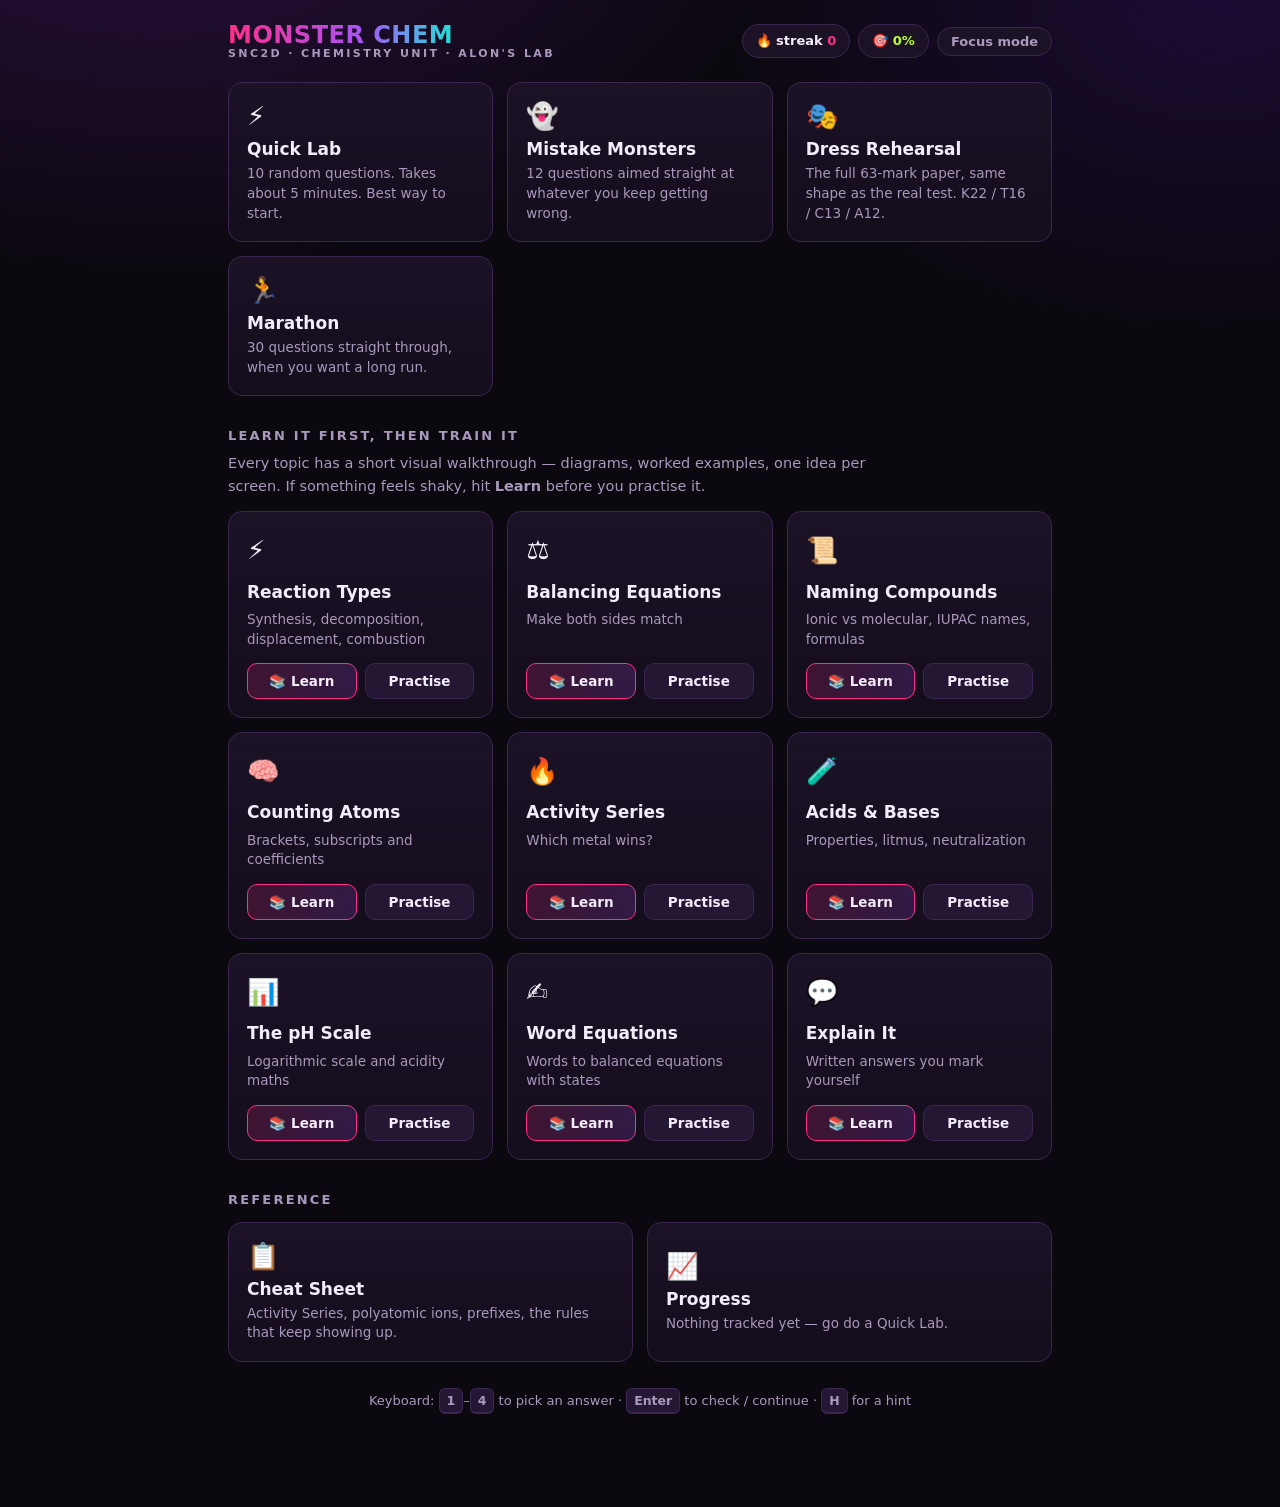
<file: index.html>
<!doctype html>
<html lang="en">
<head>
<meta charset="utf-8">
<meta name="viewport" content="width=device-width,initial-scale=1">
<title>Monster Chem — Alon's SNC2D Chemistry Lab</title>
<link rel="stylesheet" href="styles.css">
<link rel="icon" href="data:image/svg+xml,<svg xmlns='http://www.w3.org/2000/svg' viewBox='0 0 100 100'><text y='.9em' font-size='90'>⚗️</text></svg>">
</head>
<body>
<div class="wrap">
  <header>
    <div class="logo" onclick="renderHome()" style="cursor:pointer">
      <span>MONSTER CHEM</span>
      <small>SNC2D · Chemistry Unit · Alon's Lab</small>
    </div>
    <div class="spacer"></div>
    <div class="hud" id="hud"></div>
  </header>
  <main id="app"></main>
</div>
<script src="chem.js"></script>
<script src="generators.js"></script>
<script src="bank.js"></script>
<script src="lessons.js"></script>
<script src="app.js"></script>
</body>
</html>
</file>
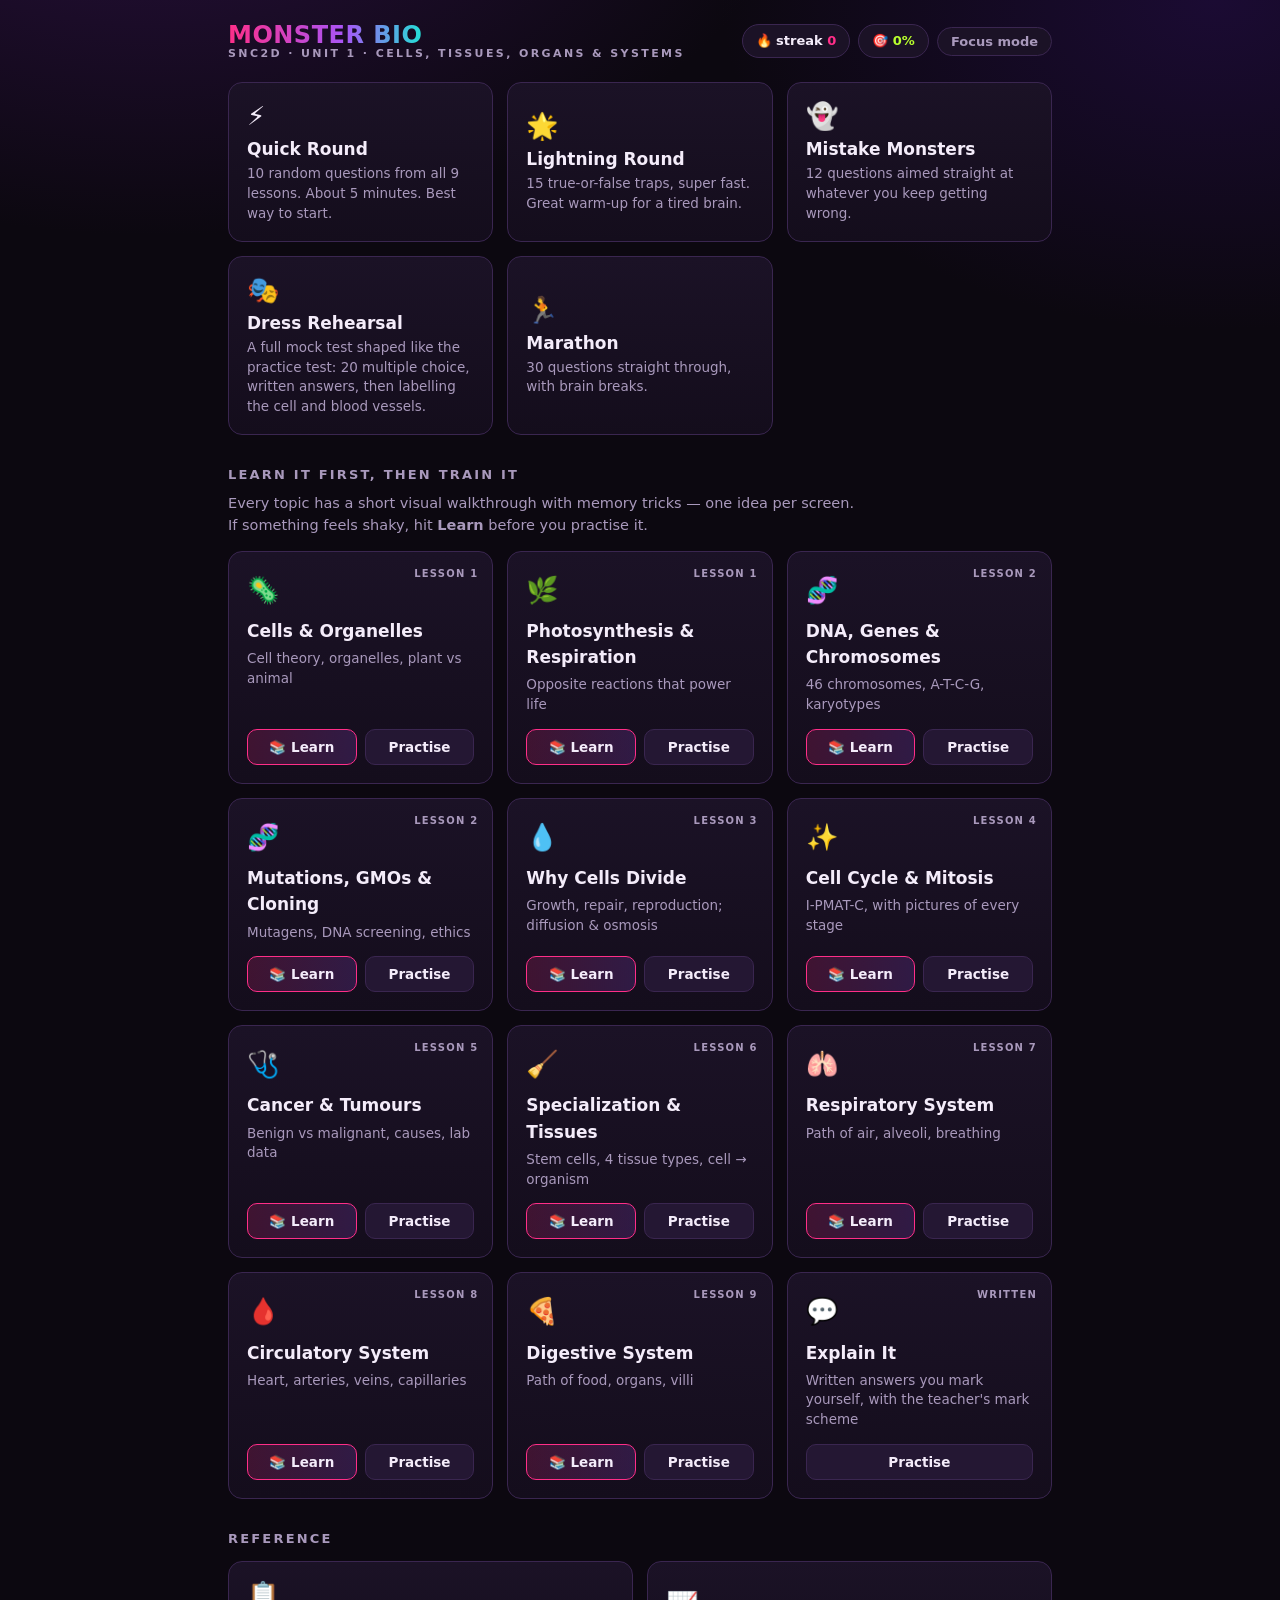
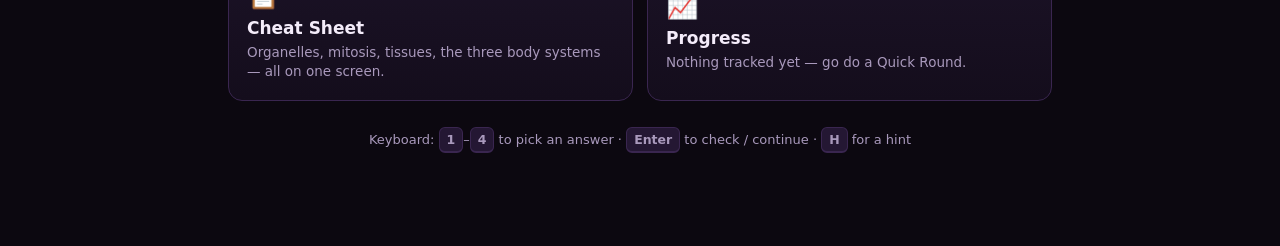
<file: bio/index.html>
<!doctype html>
<html lang="en">
<head>
<meta charset="utf-8">
<meta name="viewport" content="width=device-width,initial-scale=1">
<title>Monster Bio — Alon's SNC2D Biology Lab</title>
<link rel="stylesheet" href="styles.css">
<link rel="icon" href="data:image/svg+xml,<svg xmlns='http://www.w3.org/2000/svg' viewBox='0 0 100 100'><text y='.9em' font-size='90'>🧬</text></svg>">
</head>
<body>
<div class="wrap">
  <header>
    <div class="logo" onclick="renderHome()" style="cursor:pointer">
      <span>MONSTER BIO</span>
      <small>SNC2D · Unit 1 · Cells, Tissues, Organs &amp; Systems</small>
    </div>
    <div class="spacer"></div>
    <div class="hud" id="hud"></div>
  </header>
  <main id="app"></main>
</div>
<script src="bio.js"></script>
<script src="diagrams.js"></script>
<script src="generators.js"></script>
<script src="bank.js"></script>
<script src="lessons.js"></script>
<script src="app.js"></script>
</body>
</html>
</file>
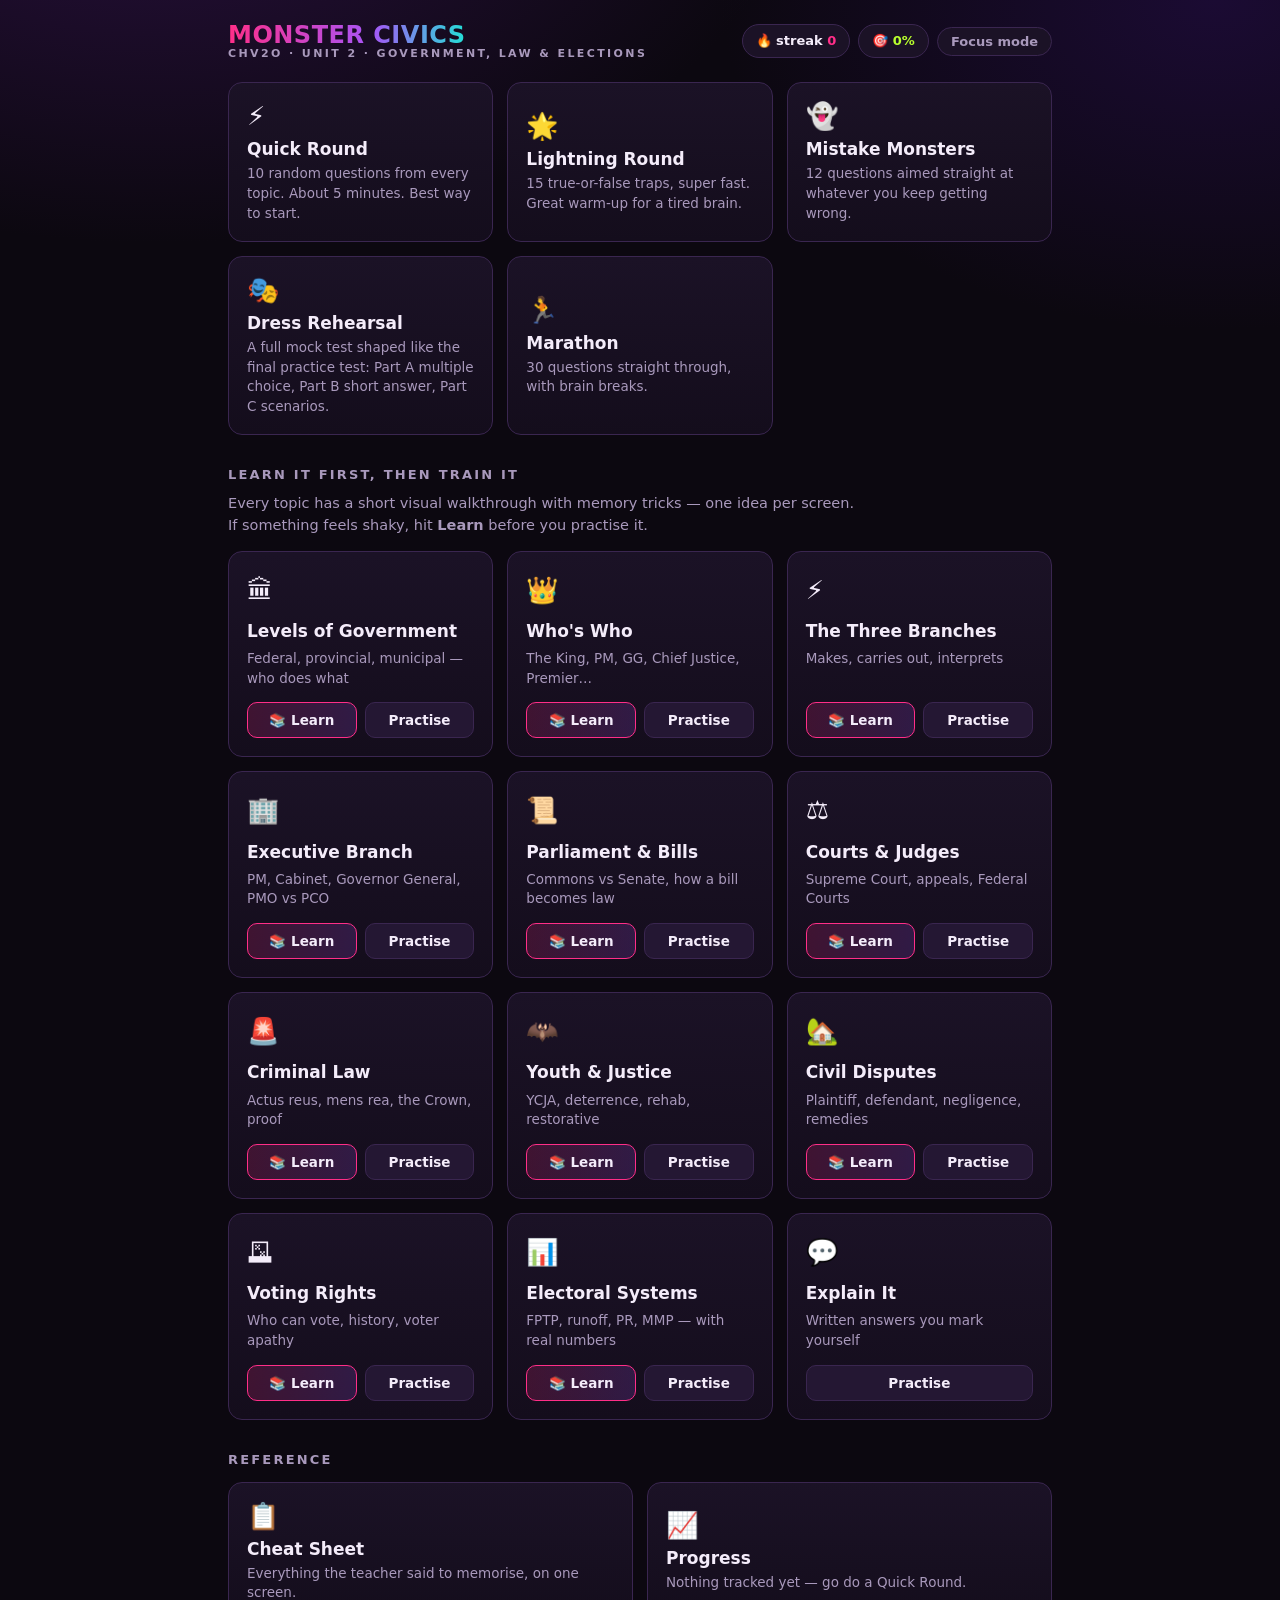
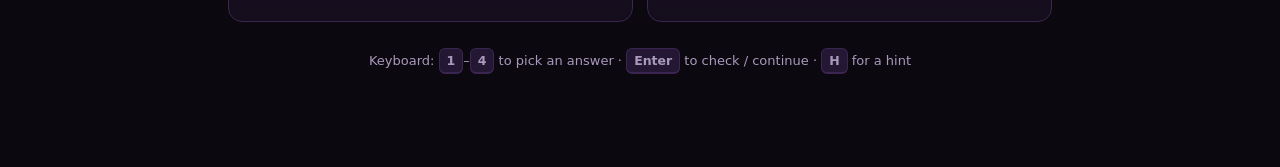
<file: civics/index.html>
<!doctype html>
<html lang="en">
<head>
<meta charset="utf-8">
<meta name="viewport" content="width=device-width,initial-scale=1">
<title>Monster Civics — Alon's CHV2O Unit 2 Prep</title>
<link rel="stylesheet" href="styles.css">
<link rel="icon" href="data:image/svg+xml,<svg xmlns='http://www.w3.org/2000/svg' viewBox='0 0 100 100'><text y='.9em' font-size='90'>🏛️</text></svg>">
</head>
<body>
<div class="wrap">
  <header>
    <div class="logo" onclick="renderHome()" style="cursor:pointer">
      <span>MONSTER CIVICS</span>
      <small>CHV2O · Unit 2 · Government, Law &amp; Elections</small>
    </div>
    <div class="spacer"></div>
    <div class="hud" id="hud"></div>
  </header>
  <main id="app"></main>
</div>
<script src="civics.js"></script>
<script src="generators.js"></script>
<script src="bank.js"></script>
<script src="lessons.js"></script>
<script src="app.js"></script>
</body>
</html>
</file>
<file: styles.css>
/* ===== MONSTER CHEM ===== */
:root{
  --bg:#0C0810; --bg2:#140D1C; --panel:#1B1226; --panel2:#241733;
  --line:#3A2650; --text:#F4ECFA; --dim:#A999BC;
  --pink:#FF2E88; --purple:#A855F7; --acid:#B9FF2E; --cyan:#22E0D6;
  --good:#3DDC7F; --bad:#FF5470; --warn:#FFC53D;
  --r:14px; --shadow:0 10px 40px rgba(0,0,0,.5);
}
*{box-sizing:border-box}
html,body{margin:0;padding:0}
body{
  background:
    radial-gradient(1100px 700px at 12% -10%, #2A1040 0%, transparent 60%),
    radial-gradient(900px 600px at 95% 0%, #1B0B33 0%, transparent 55%),
    var(--bg);
  color:var(--text); font-family:"Avenir Next","Segoe UI",system-ui,-apple-system,sans-serif;
  font-size:17px; line-height:1.55; min-height:100vh;
}
.wrap{max-width:860px;margin:0 auto;padding:22px 18px 80px}
button{font-family:inherit;font-size:inherit;cursor:pointer;border:none;background:none;color:inherit}
sub{font-size:.72em} sup{font-size:.72em}

/* ---- header ---- */
header{display:flex;align-items:center;gap:14px;margin-bottom:22px;flex-wrap:wrap}
.logo{font-weight:800;font-size:24px;letter-spacing:.5px;line-height:1.1}
.logo span{background:linear-gradient(92deg,var(--pink),var(--purple) 60%,var(--cyan));
  -webkit-background-clip:text;background-clip:text;color:transparent}
.logo small{display:block;font-size:11px;letter-spacing:2.4px;color:var(--dim);font-weight:600;text-transform:uppercase}
.spacer{flex:1}
.hud{display:flex;gap:8px;align-items:center;flex-wrap:wrap}
.chip{background:var(--panel);border:1px solid var(--line);border-radius:999px;
  padding:6px 13px;font-size:13px;font-weight:700;white-space:nowrap}
.chip b{color:var(--acid)}
.chip.streak b{color:var(--pink)}
.ghost{background:var(--panel);border:1px solid var(--line);border-radius:999px;padding:6px 13px;font-size:13px;font-weight:700;color:var(--dim)}
.ghost:hover{color:var(--text);border-color:var(--purple)}
.ghost.on{color:var(--bg);background:var(--acid);border-color:var(--acid)}

/* ---- cards ---- */
.card{background:linear-gradient(180deg,var(--panel),var(--bg2));border:1px solid var(--line);
  border-radius:var(--r);padding:20px;box-shadow:var(--shadow)}
.grid{display:grid;grid-template-columns:repeat(auto-fit,minmax(240px,1fr));gap:14px}
.mode{background:linear-gradient(180deg,var(--panel),var(--bg2));border:1px solid var(--line);
  border-radius:var(--r);padding:18px;text-align:left;transition:.16s;position:relative;overflow:hidden}
.mode:hover{transform:translateY(-3px);border-color:var(--pink);box-shadow:0 12px 34px rgba(255,46,136,.22)}
.mode .ic{font-size:26px;display:block;margin-bottom:8px}
.mode h3{margin:0 0 5px;font-size:17px}
.mode p{margin:0;color:var(--dim);font-size:13.5px;line-height:1.45}
.mode .tag{position:absolute;top:12px;right:12px;font-size:10.5px;font-weight:800;letter-spacing:1px;
  color:var(--bg);background:var(--acid);padding:3px 8px;border-radius:999px}
.mode .tag.hot{background:var(--pink);color:#fff}

h2.sec{font-size:13px;letter-spacing:2.2px;text-transform:uppercase;color:var(--dim);margin:30px 0 12px;font-weight:800}

/* ---- quiz ---- */
.qhead{display:flex;align-items:center;gap:12px;margin-bottom:16px}
.dots{display:flex;gap:6px;flex-wrap:wrap;flex:1}
.dot{width:26px;height:6px;border-radius:999px;background:var(--line)}
.dot.done{background:var(--good)} .dot.miss{background:var(--bad)}
.dot.part{background:var(--warn)} .dot.now{background:var(--pink);box-shadow:0 0 12px var(--pink)}

.coach{display:flex;align-items:center;gap:11px;margin-bottom:16px}
.ava{width:42px;height:42px;border-radius:50%;flex:none;display:grid;place-items:center;
  font-weight:900;font-size:16px;color:#15091F;border:2px solid rgba(255,255,255,.22)}
.coach .nm{font-weight:800;font-size:14.5px;line-height:1.2}
.coach .ln{font-size:12.5px;color:var(--dim);font-style:italic}

.qtext{font-size:20px;line-height:1.5;margin:0 0 18px;font-weight:600}
.marks{font-size:12px;color:var(--warn);font-weight:800;letter-spacing:.6px;white-space:nowrap}
.warnflag{font-size:11.5px;background:var(--warn);color:#2A1A00;padding:2px 8px;border-radius:999px;font-weight:800;letter-spacing:.3px;vertical-align:middle}
.eqbox{background:#0A0610;border:1px solid var(--line);border-left:3px solid var(--cyan);
  border-radius:10px;padding:13px 15px;margin:13px 0;font-size:20px;letter-spacing:.3px;overflow-x:auto;white-space:nowrap}
.arrow{color:var(--pink);padding:0 9px;font-weight:700}
.state{color:var(--dim);font-size:.72em;vertical-align:baseline}
.big-formula{font-size:25px;color:var(--cyan);font-weight:700;white-space:nowrap}
.big-name{font-size:21px;color:var(--acid)}
.databox{background:#0A0610;border:1px solid var(--line);border-radius:10px;padding:13px 15px;margin:13px 0;font-size:16px}
.dtable{border-collapse:collapse;width:100%;font-size:15px}
.dtable th,.dtable td{border:1px solid var(--line);padding:7px 10px;text-align:left}
.dtable th{background:var(--panel2);font-size:13px;letter-spacing:.5px}

/* choices */
.choices{display:flex;flex-direction:column;gap:9px}
.choice{display:flex;align-items:center;gap:12px;background:var(--panel2);border:2px solid transparent;
  border-radius:12px;padding:14px 16px;text-align:left;transition:.12s;font-size:17px}
.choice:hover:not(:disabled){border-color:var(--purple);transform:translateX(3px)}
.choice .key{width:26px;height:26px;border-radius:7px;background:var(--panel);border:1px solid var(--line);
  display:grid;place-items:center;font-size:13px;font-weight:800;color:var(--dim);flex:none}
.choice.sel{border-color:var(--pink)}
.choice.right{border-color:var(--good);background:rgba(61,220,127,.12)}
.choice.right .key{background:var(--good);color:#06240F;border-color:var(--good)}
.choice.wrong{border-color:var(--bad);background:rgba(255,84,112,.12)}
.choice.wrong .key{background:var(--bad);color:#2A0008;border-color:var(--bad)}
.choice:disabled{cursor:default}

/* inputs */
.tin{width:100%;background:#0A0610;border:2px solid var(--line);border-radius:12px;
  padding:14px 16px;color:var(--text);font-size:19px;font-family:inherit}
.tin:focus{outline:none;border-color:var(--pink)}
.tin.right{border-color:var(--good)} .tin.wrong{border-color:var(--bad)}
.num{width:110px;text-align:center}
.parts{display:flex;flex-direction:column;gap:11px}
.prow{display:flex;align-items:center;gap:12px;flex-wrap:wrap}
.prow label{min-width:150px;font-weight:700;font-size:16px}
.prow .mini{display:flex;gap:7px;flex-wrap:wrap}
.mini button{background:var(--panel2);border:2px solid transparent;border-radius:9px;padding:9px 15px;font-size:15px;font-weight:600}
.mini button:hover:not(:disabled){border-color:var(--purple)}
.mini button.sel{border-color:var(--pink)}
.mini button.right{border-color:var(--good);background:rgba(61,220,127,.14)}
.mini button.wrong{border-color:var(--bad);background:rgba(255,84,112,.14)}

/* balance equation builder */
.bal{display:flex;align-items:center;gap:7px;flex-wrap:wrap;font-size:21px;
  background:#0A0610;border:1px solid var(--line);border-radius:12px;padding:16px;margin-bottom:16px}
.bal input{width:52px;padding:9px 4px;text-align:center;background:var(--panel2);
  border:2px solid var(--line);border-radius:9px;color:var(--acid);font-size:19px;font-weight:800;font-family:inherit}
.bal input:focus{outline:none;border-color:var(--pink)}
.bal input.right{border-color:var(--good)} .bal input.wrong{border-color:var(--bad)}
.bal .plus{color:var(--dim);padding:0 3px}

.openbox{width:100%;min-height:130px;background:#0A0610;border:2px solid var(--line);border-radius:12px;
  padding:14px 16px;color:var(--text);font-size:16.5px;font-family:inherit;resize:vertical;line-height:1.5}
.openbox:focus{outline:none;border-color:var(--pink)}

/* actions */
.actions{display:flex;gap:10px;margin-top:18px;flex-wrap:wrap;align-items:center}
.btn{background:linear-gradient(95deg,var(--pink),var(--purple));color:#fff;border-radius:12px;
  padding:14px 28px;font-weight:800;font-size:16.5px;letter-spacing:.3px;transition:.14s}
.btn:hover{filter:brightness(1.14);transform:translateY(-1px)}
.btn:disabled{opacity:.4;cursor:default;transform:none;filter:none}
.btn.alt{background:var(--panel2);border:1px solid var(--line);color:var(--text)}
.btn.alt:hover{border-color:var(--purple);filter:none}
.btn.sm{padding:10px 18px;font-size:14.5px}
.btn.good{background:linear-gradient(95deg,var(--good),#1EA75C)}
.btn.warnb{background:linear-gradient(95deg,var(--warn),#D99100);color:#2A1A00}
.btn.badb{background:linear-gradient(95deg,var(--bad),#C0304A)}

/* feedback */
.fb{border-radius:14px;padding:17px 19px;margin-top:18px;border:1px solid;animation:pop .22s ease-out}
@keyframes pop{from{opacity:0;transform:translateY(8px)}to{opacity:1;transform:none}}
.fb.ok{border-color:var(--good);background:rgba(61,220,127,.09)}
.fb.no{border-color:var(--bad);background:rgba(255,84,112,.09)}
.fb.neutral{border-color:var(--purple);background:rgba(168,85,247,.09)}
.fb .verdict{font-weight:900;font-size:19px;margin-bottom:9px;display:flex;align-items:center;gap:9px}
.fb.ok .verdict{color:var(--good)} .fb.no .verdict{color:var(--bad)} .fb.neutral .verdict{color:var(--purple)}
.fb .why{font-size:16px;line-height:1.6}
.fb .why b{color:var(--acid)}
.note{margin-top:11px;font-size:14px;color:var(--warn);background:rgba(255,197,61,.1);
  border-left:3px solid var(--warn);padding:9px 12px;border-radius:0 8px 8px 0}
.hintbox{margin-top:14px;font-size:15.5px;color:var(--cyan);background:rgba(34,224,214,.08);
  border-left:3px solid var(--cyan);padding:11px 14px;border-radius:0 8px 8px 0}

/* activity series reference */
.series{margin:13px 0;background:#0A0610;border:1px solid var(--line);border-radius:10px;padding:11px 13px}
.series .cap{font-size:10.5px;font-weight:800;letter-spacing:1.5px;color:var(--dim);
  text-transform:uppercase;margin-bottom:9px}
.series .cap .arrow{padding:0 4px;font-size:12px}
.series .list{display:flex;gap:5px;align-items:center;flex-wrap:nowrap;overflow-x:auto;padding-bottom:2px}
.series .m{background:var(--panel2);border:1px solid var(--line);border-radius:7px;
  padding:5px 9px;font-size:13px;font-weight:700;white-space:nowrap}
.series .m.hi{background:var(--pink);border-color:var(--pink);color:#fff}

/* results */
.score{text-align:center;padding:14px 0 6px}
.score .pct{font-size:62px;font-weight:900;line-height:1;
  background:linear-gradient(92deg,var(--pink),var(--purple),var(--cyan));
  -webkit-background-clip:text;background-clip:text;color:transparent}
.score .sub{color:var(--dim);font-size:15px;margin-top:6px}
.bars{display:flex;flex-direction:column;gap:11px;margin-top:18px}
.bar{display:grid;grid-template-columns:150px 1fr 56px;gap:11px;align-items:center;font-size:14.5px}
.bar .track{height:11px;background:var(--panel2);border-radius:999px;overflow:hidden}
.bar .fill{height:100%;border-radius:999px;background:linear-gradient(90deg,var(--pink),var(--purple))}
.bar .fill.hi{background:linear-gradient(90deg,var(--good),var(--cyan))}
.bar .fill.lo{background:linear-gradient(90deg,var(--bad),var(--warn))}
.bar .v{text-align:right;font-weight:800;color:var(--dim)}
.msg{background:var(--panel2);border-left:3px solid var(--pink);border-radius:0 10px 10px 0;
  padding:14px 17px;margin-top:18px;font-size:16px;line-height:1.6}

/* misc */
.rehearsal-bar{background:var(--panel2);border:1px solid var(--line);border-radius:12px;
  padding:11px 15px;margin-bottom:16px;display:flex;gap:16px;align-items:center;flex-wrap:wrap;font-size:14px}
.rehearsal-bar .t{font-weight:900;font-size:19px;color:var(--warn);font-variant-numeric:tabular-nums}
.sectitle{font-size:12px;letter-spacing:2px;text-transform:uppercase;color:var(--pink);font-weight:800}
.empty{color:var(--dim);text-align:center;padding:34px 20px;font-size:16px;line-height:1.6}
.break{text-align:center;padding:26px 20px}
.break .big{font-size:38px;margin-bottom:10px}
.kbd{display:inline-block;background:var(--panel2);border:1px solid var(--line);border-bottom-width:2px;
  border-radius:6px;padding:1px 7px;font-size:12.5px;font-weight:700;color:var(--dim)}
.footnote{color:var(--dim);font-size:13px;text-align:center;margin-top:26px;line-height:1.7}
.hidden{display:none !important}
@media(max-width:620px){
  body{font-size:16px}
  .qtext{font-size:18px} .eqbox{font-size:17px} .big-formula{font-size:21px}
  .bar{grid-template-columns:104px 1fr 48px;font-size:13px}
  .prow label{min-width:100%}
}

/* ============================================================
   LESSONS
   ============================================================ */
.sechint{color:var(--dim);font-size:14.5px;margin:-6px 0 14px;max-width:640px;line-height:1.55}
.mode.topic{display:flex;flex-direction:column}
.mode.topic:hover{transform:none;border-color:var(--line);box-shadow:var(--shadow)}
.tactions{display:flex;gap:8px;margin-top:auto;padding-top:14px}
.tbtn{flex:1;background:var(--panel2);border:1px solid var(--line);border-radius:10px;
  padding:9px 10px;font-size:13.5px;font-weight:700;transition:.14s;white-space:nowrap}
.tbtn:hover{border-color:var(--purple);background:#2E1C40}
.tbtn.learn{background:linear-gradient(95deg,rgba(255,46,136,.18),rgba(168,85,247,.18));border-color:var(--pink);color:var(--text)}
.tbtn.learn:hover{background:linear-gradient(95deg,rgba(255,46,136,.3),rgba(168,85,247,.3))}
.tbtn.learn.seen{background:var(--panel2);border-color:var(--good);color:var(--good)}
.pairbtn{display:inline-flex;gap:6px}
.dots .dot{cursor:pointer}

.lesson .lhead{display:flex;align-items:center;gap:13px;padding-bottom:15px;margin-bottom:17px;border-bottom:1px solid var(--line)}
.lic{font-size:30px;line-height:1}
.ltitle{font-weight:800;font-size:18px}
.lsub{color:var(--dim);font-size:13px}
.lh{font-size:24px;margin:0 0 18px;line-height:1.3;
  background:linear-gradient(92deg,var(--pink),var(--purple) 70%);
  -webkit-background-clip:text;background-clip:text;color:transparent}
.lvis{margin:0 0 18px}
.lbody{font-size:17px;line-height:1.65;color:#E4D9EE}
.lbody b{color:var(--acid)}
.exline{background:#0A0610;border:1px solid var(--line);border-left:3px solid var(--cyan);
  border-radius:0 10px 10px 0;padding:11px 15px;margin:13px 0 0;font-size:18px;line-height:1.6}
.dimline{color:var(--dim);font-size:14px}

/* --- inline SVG diagrams --- */
.dia{width:100%;height:auto;display:block;margin:0 auto;background:#0A0610;
  border:1px solid var(--line);border-radius:12px;padding:10px}
.dia .al{text-anchor:middle;dominant-baseline:central;font-weight:800;font-size:16px;fill:#13060F;font-family:inherit}
.dia .arl{stroke:#FF2E88;stroke-width:3;stroke-linecap:round}
.dia .arh{fill:#FF2E88}
.dia .op{text-anchor:middle;font-size:24px;font-weight:700;fill:#6B5A80;font-family:inherit}
.dia .cap{font-size:13px;fill:#A999BC;font-family:inherit}
.dia .mini{font-size:10.5px;letter-spacing:1.3px;font-weight:800;fill:#6B5A80;font-family:inherit}
.dia .mid{text-anchor:middle} .dia .start{text-anchor:start} .dia .end{text-anchor:end}
.dia .bigf{font-size:27px;font-weight:800;fill:#22E0D6;font-family:inherit}
.dia .nm{font-size:15px;font-weight:700;fill:#F4ECFA;font-family:inherit}
.dia .numbig{font-size:17px;font-weight:800;fill:#B9FF2E;font-family:inherit}
.dia .el{font-size:16px;font-weight:700;fill:#F4ECFA;font-family:inherit}
.dia .num{font-size:17px;font-weight:800;text-anchor:middle;font-family:inherit}
.dia .num.ok{fill:#3DDC7F} .dia .num.no{fill:#FF5470}
.dia .tick{font-size:16px;text-anchor:middle;font-family:inherit}
.dia .tick.ok{fill:#3DDC7F} .dia .tick.no{fill:#FF5470}
.dia .phn{font-size:11px;text-anchor:middle;fill:#A999BC;font-family:inherit}
.dia .phlab{font-size:11.5px;text-anchor:middle;fill:#A999BC;font-family:inherit}

/* --- flow list --- */
.flow{display:flex;flex-direction:column;gap:8px}
.frow{display:flex;align-items:center;gap:14px;background:#0A0610;border:1px solid var(--line);
  border-left:4px solid var(--fc);border-radius:10px;padding:12px 15px}
.fq{flex:1;font-size:15.5px}
.fa{font-weight:800;font-size:13px;letter-spacing:.6px;color:var(--fc);text-align:right}

/* --- two-column compare --- */
.cmp{display:grid;grid-template-columns:1fr 1fr;gap:12px}
.cmpc{background:#0A0610;border:1px solid var(--line);border-top:3px solid var(--cc);
  border-radius:12px;padding:15px}
.cmpt{font-size:10.5px;letter-spacing:1.4px;font-weight:800;color:var(--cc);text-transform:uppercase;margin-bottom:8px}
.cmpf{font-size:28px;font-weight:800;color:var(--text);margin-bottom:8px}
.cmpf2{font-size:22px;font-weight:900;color:var(--cc);margin-bottom:9px;letter-spacing:.5px}
.cmpd{font-size:14.5px;line-height:1.55;color:var(--dim)}
.cmpd b{color:var(--text)}

/* --- ion / prefix grids --- */
.iongrid{display:grid;grid-template-columns:repeat(auto-fit,minmax(150px,1fr));gap:8px}
.ioncell{background:#0A0610;border:1px solid var(--line);border-radius:10px;padding:10px 12px;
  display:flex;flex-direction:column;gap:2px}
.ionf{font-size:17px;font-weight:800;color:var(--cyan)}
.ionn{font-size:12.5px;color:var(--dim)}
.prefgrid{display:grid;grid-template-columns:repeat(auto-fit,minmax(86px,1fr));gap:7px}
.prefcell{background:#0A0610;border:1px solid var(--line);border-radius:9px;padding:9px;text-align:center}
.prefn{display:block;font-size:15px;font-weight:800;color:var(--pink)}
.prefw{display:block;font-size:12.5px;color:var(--dim)}

/* --- numbered steps --- */
.steps3{display:flex;flex-direction:column;gap:10px}
.s3{display:flex;gap:13px;background:#0A0610;border:1px solid var(--line);border-radius:11px;
  padding:13px 15px;font-size:15.5px;line-height:1.55;align-items:flex-start}
.s3n{width:26px;height:26px;border-radius:50%;background:var(--purple);color:#fff;flex:none;
  display:grid;place-items:center;font-weight:800;font-size:14px}
.hl{color:var(--acid);font-weight:800;font-size:17px}

/* --- activity ladder --- */
.ladder{background:#0A0610;border:1px solid var(--line);border-radius:12px;padding:11px;
  display:flex;flex-direction:column;gap:3px}
.lcap{font-size:10px;letter-spacing:1.6px;font-weight:800;color:var(--dim);text-align:center;padding:4px 0}
.lrow{display:flex;align-items:center;gap:11px;padding:5px 11px;border-radius:7px;
  background:linear-gradient(90deg,rgba(255,46,136,.10),transparent);transition:.15s}
.lrow.on{background:linear-gradient(90deg,var(--pink),rgba(168,85,247,.35));box-shadow:0 0 16px rgba(255,46,136,.3)}
.lsym{font-weight:800;font-size:13.5px;width:26px}
.lnm{font-size:13px;color:var(--dim)}
.lrow.on .lnm{color:#fff}
.rulecard{display:flex;flex-direction:column;gap:9px;margin-bottom:12px}
.rrow{display:flex;align-items:center;gap:12px;background:#0A0610;border:1px solid var(--line);
  border-left:4px solid var(--rc);border-radius:10px;padding:12px 15px;font-size:15px;flex-wrap:wrap}
.rres{margin-left:auto;font-weight:800;font-size:12px;letter-spacing:.7px;padding:4px 10px;border-radius:999px}
.rres.ok{background:rgba(61,220,127,.16);color:var(--good)}
.rres.no{background:rgba(255,84,112,.16);color:var(--bad)}
.casebar{display:flex;align-items:center;gap:10px;flex-wrap:wrap;border-radius:11px;padding:13px 16px;
  margin-bottom:12px;font-size:15px;border:1px solid}
.casebar.ok{border-color:var(--good);background:rgba(61,220,127,.09)}
.casebar.no{border-color:var(--bad);background:rgba(255,84,112,.09)}
.cm{font-weight:800}
.cvs{font-size:12px;letter-spacing:1px;font-weight:800;color:var(--dim)}
.cres{width:100%;color:var(--dim);font-size:14px}

/* --- property card --- */
.propc{background:#0A0610;border:1px solid var(--line);border-top:3px solid var(--pc);border-radius:12px;padding:15px 18px}
.propt{font-size:13px;letter-spacing:2px;font-weight:900;color:var(--pc);margin-bottom:10px}
.propc ul{margin:0;padding-left:19px;display:flex;flex-direction:column;gap:6px}
.propc li{font-size:15.5px}

/* --- litmus --- */
.litmus{display:grid;grid-template-columns:repeat(auto-fit,minmax(170px,1fr));gap:11px}
.litcol{background:#0A0610;border:1px solid var(--line);border-radius:12px;padding:13px}
.litt{font-size:11px;letter-spacing:1.5px;font-weight:900;margin-bottom:10px}
.sw{display:flex;align-items:center;gap:9px;font-size:13.5px;margin-bottom:7px;color:var(--dim)}
.swb{width:22px;height:15px;border-radius:3px;flex:none;border:1px solid rgba(255,255,255,.2)}
.litnote{font-size:12.5px;color:var(--good);font-weight:700;margin-top:4px}

/* --- log bars --- */
.logb{display:flex;flex-direction:column;gap:9px}
.lbrow{display:grid;grid-template-columns:72px 1fr 130px;gap:12px;align-items:center;
  background:#0A0610;border:1px solid var(--line);border-radius:10px;padding:11px 14px}
.lbrow.on{border-color:var(--pink);box-shadow:0 0 18px rgba(255,46,136,.18)}
.lbn{font-weight:900;font-size:17px;color:var(--acid)}
.lbbar{height:13px;background:var(--panel2);border-radius:999px;overflow:hidden}
.lbbar span{display:block;height:100%;border-radius:999px;background:linear-gradient(90deg,var(--pink),var(--purple))}
.lbl2{font-size:12.5px;color:var(--dim);text-align:right}

/* --- misc lesson blocks --- */
.diat{background:#0A0610;border:1px solid var(--line);border-radius:12px;padding:14px}
.diatt{font-size:11px;letter-spacing:1.5px;font-weight:900;color:var(--warn);margin-bottom:11px}
.diatr{display:flex;gap:8px;flex-wrap:wrap;margin-bottom:10px}
.dcell{background:var(--panel2);border:1px solid var(--line);border-radius:9px;padding:8px 13px;
  font-size:16px;font-weight:800;color:var(--cyan)}
.sttab{display:flex;flex-direction:column;gap:7px}
.strow{display:grid;grid-template-columns:62px 86px 1fr;gap:11px;align-items:center;
  background:#0A0610;border:1px solid var(--line);border-radius:10px;padding:11px 14px;font-size:14.5px}
.stk{font-weight:900;color:var(--cyan);font-size:16px}
.stn{font-weight:700}
.std{color:var(--dim);font-size:13.5px}
.msplit{display:flex;flex-direction:column;gap:8px}
.mrow{display:flex;align-items:center;gap:13px;background:#0A0610;border:1px solid var(--line);
  border-left:4px solid var(--mc);border-radius:10px;padding:12px 15px;font-size:15px}
.mk{width:25px;height:25px;border-radius:7px;background:var(--mc);color:#12060E;
  display:grid;place-items:center;font-weight:900;font-size:14px;flex:none}
.annot{background:#0A0610;border:1px solid var(--line);border-radius:12px;padding:15px}
.aq{font-size:14.5px;color:var(--dim);padding-bottom:11px;margin-bottom:11px;border-bottom:1px solid var(--line)}
.aline{display:flex;align-items:center;gap:11px;font-size:15.5px;padding:6px 0}
.amk{margin-left:auto;width:23px;height:23px;border-radius:50%;background:var(--good);color:#06240F;
  display:grid;place-items:center;font-weight:900;font-size:12.5px;flex:none}

/* --- interactive picker --- */
.picker{display:flex;align-items:center;gap:10px;flex-wrap:wrap;background:#0A0610;
  border:1px solid var(--line);border-radius:12px;padding:14px;margin-bottom:11px}
.picker select{background:var(--panel2);border:2px solid var(--line);border-radius:10px;
  padding:10px 13px;color:var(--text);font-family:inherit;font-size:15.5px;font-weight:700}
.picker select:focus{outline:none;border-color:var(--pink)}
.pmid{color:var(--dim);font-size:14px}
.pout{border-radius:11px;padding:13px 16px;font-size:15.5px;line-height:1.6;margin-bottom:12px;
  border:1px solid var(--line);background:#0A0610;color:var(--dim)}
.pout.ok{border-color:var(--good);background:rgba(61,220,127,.09);color:var(--text)}
.pout.no{border-color:var(--bad);background:rgba(255,84,112,.09);color:var(--text)}

@media(max-width:620px){
  .cmp{grid-template-columns:1fr}
  .lh{font-size:20px}
  .lbrow{grid-template-columns:58px 1fr;}
  .lbl2{display:none}
  .tactions{flex-direction:column}
}
</file>
<file: bio/styles.css>
/* ===== MONSTER CHEM ===== */
:root{
  --bg:#0C0810; --bg2:#140D1C; --panel:#1B1226; --panel2:#241733;
  --line:#3A2650; --text:#F4ECFA; --dim:#A999BC;
  --pink:#FF2E88; --purple:#A855F7; --acid:#B9FF2E; --cyan:#22E0D6;
  --good:#3DDC7F; --bad:#FF5470; --warn:#FFC53D;
  --r:14px; --shadow:0 10px 40px rgba(0,0,0,.5);
}
*{box-sizing:border-box}
html,body{margin:0;padding:0}
body{
  background:
    radial-gradient(1100px 700px at 12% -10%, #2A1040 0%, transparent 60%),
    radial-gradient(900px 600px at 95% 0%, #1B0B33 0%, transparent 55%),
    var(--bg);
  color:var(--text); font-family:"Avenir Next","Segoe UI",system-ui,-apple-system,sans-serif;
  font-size:17px; line-height:1.55; min-height:100vh;
}
.wrap{max-width:860px;margin:0 auto;padding:22px 18px 80px}
button{font-family:inherit;font-size:inherit;cursor:pointer;border:none;background:none;color:inherit}
sub{font-size:.72em} sup{font-size:.72em}

/* ---- header ---- */
header{display:flex;align-items:center;gap:14px;margin-bottom:22px;flex-wrap:wrap}
.logo{font-weight:800;font-size:24px;letter-spacing:.5px;line-height:1.1}
.logo span{background:linear-gradient(92deg,var(--pink),var(--purple) 60%,var(--cyan));
  -webkit-background-clip:text;background-clip:text;color:transparent}
.logo small{display:block;font-size:11px;letter-spacing:2.4px;color:var(--dim);font-weight:600;text-transform:uppercase}
.spacer{flex:1}
.hud{display:flex;gap:8px;align-items:center;flex-wrap:wrap}
.chip{background:var(--panel);border:1px solid var(--line);border-radius:999px;
  padding:6px 13px;font-size:13px;font-weight:700;white-space:nowrap}
.chip b{color:var(--acid)}
.chip.streak b{color:var(--pink)}
.ghost{background:var(--panel);border:1px solid var(--line);border-radius:999px;padding:6px 13px;font-size:13px;font-weight:700;color:var(--dim)}
.ghost:hover{color:var(--text);border-color:var(--purple)}
.ghost.on{color:var(--bg);background:var(--acid);border-color:var(--acid)}

/* ---- cards ---- */
.card{background:linear-gradient(180deg,var(--panel),var(--bg2));border:1px solid var(--line);
  border-radius:var(--r);padding:20px;box-shadow:var(--shadow)}
.grid{display:grid;grid-template-columns:repeat(auto-fit,minmax(240px,1fr));gap:14px}
.mode{background:linear-gradient(180deg,var(--panel),var(--bg2));border:1px solid var(--line);
  border-radius:var(--r);padding:18px;text-align:left;transition:.16s;position:relative;overflow:hidden}
.mode:hover{transform:translateY(-3px);border-color:var(--pink);box-shadow:0 12px 34px rgba(255,46,136,.22)}
.mode .ic{font-size:26px;display:block;margin-bottom:8px}
.mode h3{margin:0 0 5px;font-size:17px}
.mode p{margin:0;color:var(--dim);font-size:13.5px;line-height:1.45}
.mode .tag{position:absolute;top:12px;right:12px;font-size:10.5px;font-weight:800;letter-spacing:1px;
  color:var(--bg);background:var(--acid);padding:3px 8px;border-radius:999px}
.mode .tag.hot{background:var(--pink);color:#fff}

h2.sec{font-size:13px;letter-spacing:2.2px;text-transform:uppercase;color:var(--dim);margin:30px 0 12px;font-weight:800}

/* ---- quiz ---- */
.qhead{display:flex;align-items:center;gap:12px;margin-bottom:16px}
.dots{display:flex;gap:6px;flex-wrap:wrap;flex:1}
.dot{width:26px;height:6px;border-radius:999px;background:var(--line)}
.dot.done{background:var(--good)} .dot.miss{background:var(--bad)}
.dot.part{background:var(--warn)} .dot.now{background:var(--pink);box-shadow:0 0 12px var(--pink)}

.coach{display:flex;align-items:center;gap:11px;margin-bottom:16px}
.ava{width:42px;height:42px;border-radius:50%;flex:none;display:grid;place-items:center;
  font-weight:900;font-size:16px;color:#15091F;border:2px solid rgba(255,255,255,.22)}
.coach .nm{font-weight:800;font-size:14.5px;line-height:1.2}
.coach .ln{font-size:12.5px;color:var(--dim);font-style:italic}

.qtext{font-size:20px;line-height:1.5;margin:0 0 18px;font-weight:600}
.marks{font-size:12px;color:var(--warn);font-weight:800;letter-spacing:.6px;white-space:nowrap}
.warnflag{font-size:11.5px;background:var(--warn);color:#2A1A00;padding:2px 8px;border-radius:999px;font-weight:800;letter-spacing:.3px;vertical-align:middle}
.eqbox{background:#0A0610;border:1px solid var(--line);border-left:3px solid var(--cyan);
  border-radius:10px;padding:13px 15px;margin:13px 0;font-size:20px;letter-spacing:.3px;overflow-x:auto;white-space:nowrap}
.arrow{color:var(--pink);padding:0 9px;font-weight:700}
.state{color:var(--dim);font-size:.72em;vertical-align:baseline}
.big-formula{font-size:25px;color:var(--cyan);font-weight:700;white-space:nowrap}
.big-name{font-size:21px;color:var(--acid)}
.databox{background:#0A0610;border:1px solid var(--line);border-radius:10px;padding:13px 15px;margin:13px 0;font-size:16px}
.dtable{border-collapse:collapse;width:100%;font-size:15px}
.dtable th,.dtable td{border:1px solid var(--line);padding:7px 10px;text-align:left}
.dtable th{background:var(--panel2);font-size:13px;letter-spacing:.5px}

/* choices */
.choices{display:flex;flex-direction:column;gap:9px}
.choice{display:flex;align-items:center;gap:12px;background:var(--panel2);border:2px solid transparent;
  border-radius:12px;padding:14px 16px;text-align:left;transition:.12s;font-size:17px}
.choice:hover:not(:disabled){border-color:var(--purple);transform:translateX(3px)}
.choice .key{width:26px;height:26px;border-radius:7px;background:var(--panel);border:1px solid var(--line);
  display:grid;place-items:center;font-size:13px;font-weight:800;color:var(--dim);flex:none}
.choice.sel{border-color:var(--pink)}
.choice.right{border-color:var(--good);background:rgba(61,220,127,.12)}
.choice.right .key{background:var(--good);color:#06240F;border-color:var(--good)}
.choice.wrong{border-color:var(--bad);background:rgba(255,84,112,.12)}
.choice.wrong .key{background:var(--bad);color:#2A0008;border-color:var(--bad)}
.choice:disabled{cursor:default}

/* inputs */
.tin{width:100%;background:#0A0610;border:2px solid var(--line);border-radius:12px;
  padding:14px 16px;color:var(--text);font-size:19px;font-family:inherit}
.tin:focus{outline:none;border-color:var(--pink)}
.tin.right{border-color:var(--good)} .tin.wrong{border-color:var(--bad)}
.num{width:110px;text-align:center}
.parts{display:flex;flex-direction:column;gap:11px}
.prow{display:flex;align-items:center;gap:12px;flex-wrap:wrap}
.prow label{min-width:150px;font-weight:700;font-size:16px}
.prow .mini{display:flex;gap:7px;flex-wrap:wrap}
.mini button{background:var(--panel2);border:2px solid transparent;border-radius:9px;padding:9px 15px;font-size:15px;font-weight:600}
.mini button:hover:not(:disabled){border-color:var(--purple)}
.mini button.sel{border-color:var(--pink)}
.mini button.right{border-color:var(--good);background:rgba(61,220,127,.14)}
.mini button.wrong{border-color:var(--bad);background:rgba(255,84,112,.14)}

/* balance equation builder */
.bal{display:flex;align-items:center;gap:7px;flex-wrap:wrap;font-size:21px;
  background:#0A0610;border:1px solid var(--line);border-radius:12px;padding:16px;margin-bottom:16px}
.bal input{width:52px;padding:9px 4px;text-align:center;background:var(--panel2);
  border:2px solid var(--line);border-radius:9px;color:var(--acid);font-size:19px;font-weight:800;font-family:inherit}
.bal input:focus{outline:none;border-color:var(--pink)}
.bal input.right{border-color:var(--good)} .bal input.wrong{border-color:var(--bad)}
.bal .plus{color:var(--dim);padding:0 3px}

.openbox{width:100%;min-height:130px;background:#0A0610;border:2px solid var(--line);border-radius:12px;
  padding:14px 16px;color:var(--text);font-size:16.5px;font-family:inherit;resize:vertical;line-height:1.5}
.openbox:focus{outline:none;border-color:var(--pink)}

/* actions */
.actions{display:flex;gap:10px;margin-top:18px;flex-wrap:wrap;align-items:center}
.btn{background:linear-gradient(95deg,var(--pink),var(--purple));color:#fff;border-radius:12px;
  padding:14px 28px;font-weight:800;font-size:16.5px;letter-spacing:.3px;transition:.14s}
.btn:hover{filter:brightness(1.14);transform:translateY(-1px)}
.btn:disabled{opacity:.4;cursor:default;transform:none;filter:none}
.btn.alt{background:var(--panel2);border:1px solid var(--line);color:var(--text)}
.btn.alt:hover{border-color:var(--purple);filter:none}
.btn.sm{padding:10px 18px;font-size:14.5px}
.btn.good{background:linear-gradient(95deg,var(--good),#1EA75C)}
.btn.warnb{background:linear-gradient(95deg,var(--warn),#D99100);color:#2A1A00}
.btn.badb{background:linear-gradient(95deg,var(--bad),#C0304A)}

/* feedback */
.fb{border-radius:14px;padding:17px 19px;margin-top:18px;border:1px solid;animation:pop .22s ease-out}
@keyframes pop{from{opacity:0;transform:translateY(8px)}to{opacity:1;transform:none}}
.fb.ok{border-color:var(--good);background:rgba(61,220,127,.09)}
.fb.no{border-color:var(--bad);background:rgba(255,84,112,.09)}
.fb.neutral{border-color:var(--purple);background:rgba(168,85,247,.09)}
.fb .verdict{font-weight:900;font-size:19px;margin-bottom:9px;display:flex;align-items:center;gap:9px}
.fb.ok .verdict{color:var(--good)} .fb.no .verdict{color:var(--bad)} .fb.neutral .verdict{color:var(--purple)}
.fb .why{font-size:16px;line-height:1.6}
.fb .why b{color:var(--acid)}
.note{margin-top:11px;font-size:14px;color:var(--warn);background:rgba(255,197,61,.1);
  border-left:3px solid var(--warn);padding:9px 12px;border-radius:0 8px 8px 0}
.hintbox{margin-top:14px;font-size:15.5px;color:var(--cyan);background:rgba(34,224,214,.08);
  border-left:3px solid var(--cyan);padding:11px 14px;border-radius:0 8px 8px 0}

/* activity series reference */
.series{margin:13px 0;background:#0A0610;border:1px solid var(--line);border-radius:10px;padding:11px 13px}
.series .cap{font-size:10.5px;font-weight:800;letter-spacing:1.5px;color:var(--dim);
  text-transform:uppercase;margin-bottom:9px}
.series .cap .arrow{padding:0 4px;font-size:12px}
.series .list{display:flex;gap:5px;align-items:center;flex-wrap:nowrap;overflow-x:auto;padding-bottom:2px}
.series .m{background:var(--panel2);border:1px solid var(--line);border-radius:7px;
  padding:5px 9px;font-size:13px;font-weight:700;white-space:nowrap}
.series .m.hi{background:var(--pink);border-color:var(--pink);color:#fff}

/* results */
.score{text-align:center;padding:14px 0 6px}
.score .pct{font-size:62px;font-weight:900;line-height:1;
  background:linear-gradient(92deg,var(--pink),var(--purple),var(--cyan));
  -webkit-background-clip:text;background-clip:text;color:transparent}
.score .sub{color:var(--dim);font-size:15px;margin-top:6px}
.bars{display:flex;flex-direction:column;gap:11px;margin-top:18px}
.bar{display:grid;grid-template-columns:150px 1fr 56px;gap:11px;align-items:center;font-size:14.5px}
.bar .track{height:11px;background:var(--panel2);border-radius:999px;overflow:hidden}
.bar .fill{height:100%;border-radius:999px;background:linear-gradient(90deg,var(--pink),var(--purple))}
.bar .fill.hi{background:linear-gradient(90deg,var(--good),var(--cyan))}
.bar .fill.lo{background:linear-gradient(90deg,var(--bad),var(--warn))}
.bar .v{text-align:right;font-weight:800;color:var(--dim)}
.msg{background:var(--panel2);border-left:3px solid var(--pink);border-radius:0 10px 10px 0;
  padding:14px 17px;margin-top:18px;font-size:16px;line-height:1.6}

/* misc */
.rehearsal-bar{background:var(--panel2);border:1px solid var(--line);border-radius:12px;
  padding:11px 15px;margin-bottom:16px;display:flex;gap:16px;align-items:center;flex-wrap:wrap;font-size:14px}
.rehearsal-bar .t{font-weight:900;font-size:19px;color:var(--warn);font-variant-numeric:tabular-nums}
.sectitle{font-size:12px;letter-spacing:2px;text-transform:uppercase;color:var(--pink);font-weight:800}
.empty{color:var(--dim);text-align:center;padding:34px 20px;font-size:16px;line-height:1.6}
.break{text-align:center;padding:26px 20px}
.break .big{font-size:38px;margin-bottom:10px}
.kbd{display:inline-block;background:var(--panel2);border:1px solid var(--line);border-bottom-width:2px;
  border-radius:6px;padding:1px 7px;font-size:12.5px;font-weight:700;color:var(--dim)}
.footnote{color:var(--dim);font-size:13px;text-align:center;margin-top:26px;line-height:1.7}
.hidden{display:none !important}
@media(max-width:620px){
  body{font-size:16px}
  .qtext{font-size:18px} .eqbox{font-size:17px} .big-formula{font-size:21px}
  .bar{grid-template-columns:104px 1fr 48px;font-size:13px}
  .prow label{min-width:100%}
}

/* ============================================================
   LESSONS
   ============================================================ */
.sechint{color:var(--dim);font-size:14.5px;margin:-6px 0 14px;max-width:640px;line-height:1.55}
.mode.topic{display:flex;flex-direction:column}
.mode.topic:hover{transform:none;border-color:var(--line);box-shadow:var(--shadow)}
.tactions{display:flex;gap:8px;margin-top:auto;padding-top:14px}
.tbtn{flex:1;background:var(--panel2);border:1px solid var(--line);border-radius:10px;
  padding:9px 10px;font-size:13.5px;font-weight:700;transition:.14s;white-space:nowrap}
.tbtn:hover{border-color:var(--purple);background:#2E1C40}
.tbtn.learn{background:linear-gradient(95deg,rgba(255,46,136,.18),rgba(168,85,247,.18));border-color:var(--pink);color:var(--text)}
.tbtn.learn:hover{background:linear-gradient(95deg,rgba(255,46,136,.3),rgba(168,85,247,.3))}
.tbtn.learn.seen{background:var(--panel2);border-color:var(--good);color:var(--good)}
.pairbtn{display:inline-flex;gap:6px}
.dots .dot{cursor:pointer}

.lesson .lhead{display:flex;align-items:center;gap:13px;padding-bottom:15px;margin-bottom:17px;border-bottom:1px solid var(--line)}
.lic{font-size:30px;line-height:1}
.ltitle{font-weight:800;font-size:18px}
.lsub{color:var(--dim);font-size:13px}
.lh{font-size:24px;margin:0 0 18px;line-height:1.3;
  background:linear-gradient(92deg,var(--pink),var(--purple) 70%);
  -webkit-background-clip:text;background-clip:text;color:transparent}
.lvis{margin:0 0 18px}
.lbody{font-size:17px;line-height:1.65;color:#E4D9EE}
.lbody b{color:var(--acid)}
.exline{background:#0A0610;border:1px solid var(--line);border-left:3px solid var(--cyan);
  border-radius:0 10px 10px 0;padding:11px 15px;margin:13px 0 0;font-size:18px;line-height:1.6}
.dimline{color:var(--dim);font-size:14px}

/* --- inline SVG diagrams --- */
.dia{width:100%;height:auto;display:block;margin:0 auto;background:#0A0610;
  border:1px solid var(--line);border-radius:12px;padding:10px}
.dia .al{text-anchor:middle;dominant-baseline:central;font-weight:800;font-size:16px;fill:#13060F;font-family:inherit}
.dia .arl{stroke:#FF2E88;stroke-width:3;stroke-linecap:round}
.dia .arh{fill:#FF2E88}
.dia .op{text-anchor:middle;font-size:24px;font-weight:700;fill:#6B5A80;font-family:inherit}
.dia .cap{font-size:13px;fill:#A999BC;font-family:inherit}
.dia .mini{font-size:10.5px;letter-spacing:1.3px;font-weight:800;fill:#6B5A80;font-family:inherit}
.dia .mid{text-anchor:middle} .dia .start{text-anchor:start} .dia .end{text-anchor:end}
.dia .bigf{font-size:27px;font-weight:800;fill:#22E0D6;font-family:inherit}
.dia .nm{font-size:15px;font-weight:700;fill:#F4ECFA;font-family:inherit}
.dia .numbig{font-size:17px;font-weight:800;fill:#B9FF2E;font-family:inherit}
.dia .el{font-size:16px;font-weight:700;fill:#F4ECFA;font-family:inherit}
.dia .num{font-size:17px;font-weight:800;text-anchor:middle;font-family:inherit}
.dia .num.ok{fill:#3DDC7F} .dia .num.no{fill:#FF5470}
.dia .tick{font-size:16px;text-anchor:middle;font-family:inherit}
.dia .tick.ok{fill:#3DDC7F} .dia .tick.no{fill:#FF5470}
.dia .phn{font-size:11px;text-anchor:middle;fill:#A999BC;font-family:inherit}
.dia .phlab{font-size:11.5px;text-anchor:middle;fill:#A999BC;font-family:inherit}

/* --- flow list --- */
.flow{display:flex;flex-direction:column;gap:8px}
.frow{display:flex;align-items:center;gap:14px;background:#0A0610;border:1px solid var(--line);
  border-left:4px solid var(--fc);border-radius:10px;padding:12px 15px}
.fq{flex:1;font-size:15.5px}
.fa{font-weight:800;font-size:13px;letter-spacing:.6px;color:var(--fc);text-align:right}

/* --- two-column compare --- */
.cmp{display:grid;grid-template-columns:1fr 1fr;gap:12px}
.cmpc{background:#0A0610;border:1px solid var(--line);border-top:3px solid var(--cc);
  border-radius:12px;padding:15px}
.cmpt{font-size:10.5px;letter-spacing:1.4px;font-weight:800;color:var(--cc);text-transform:uppercase;margin-bottom:8px}
.cmpf{font-size:28px;font-weight:800;color:var(--text);margin-bottom:8px}
.cmpf2{font-size:22px;font-weight:900;color:var(--cc);margin-bottom:9px;letter-spacing:.5px}
.cmpd{font-size:14.5px;line-height:1.55;color:var(--dim)}
.cmpd b{color:var(--text)}

/* --- ion / prefix grids --- */
.iongrid{display:grid;grid-template-columns:repeat(auto-fit,minmax(150px,1fr));gap:8px}
.ioncell{background:#0A0610;border:1px solid var(--line);border-radius:10px;padding:10px 12px;
  display:flex;flex-direction:column;gap:2px}
.ionf{font-size:17px;font-weight:800;color:var(--cyan)}
.ionn{font-size:12.5px;color:var(--dim)}
.prefgrid{display:grid;grid-template-columns:repeat(auto-fit,minmax(86px,1fr));gap:7px}
.prefcell{background:#0A0610;border:1px solid var(--line);border-radius:9px;padding:9px;text-align:center}
.prefn{display:block;font-size:15px;font-weight:800;color:var(--pink)}
.prefw{display:block;font-size:12.5px;color:var(--dim)}

/* --- numbered steps --- */
.steps3{display:flex;flex-direction:column;gap:10px}
.s3{display:flex;gap:13px;background:#0A0610;border:1px solid var(--line);border-radius:11px;
  padding:13px 15px;font-size:15.5px;line-height:1.55;align-items:flex-start}
.s3n{width:26px;height:26px;border-radius:50%;background:var(--purple);color:#fff;flex:none;
  display:grid;place-items:center;font-weight:800;font-size:14px}
.hl{color:var(--acid);font-weight:800;font-size:17px}

/* --- activity ladder --- */
.ladder{background:#0A0610;border:1px solid var(--line);border-radius:12px;padding:11px;
  display:flex;flex-direction:column;gap:3px}
.lcap{font-size:10px;letter-spacing:1.6px;font-weight:800;color:var(--dim);text-align:center;padding:4px 0}
.lrow{display:flex;align-items:center;gap:11px;padding:5px 11px;border-radius:7px;
  background:linear-gradient(90deg,rgba(255,46,136,.10),transparent);transition:.15s}
.lrow.on{background:linear-gradient(90deg,var(--pink),rgba(168,85,247,.35));box-shadow:0 0 16px rgba(255,46,136,.3)}
.lsym{font-weight:800;font-size:13.5px;width:26px}
.lnm{font-size:13px;color:var(--dim)}
.lrow.on .lnm{color:#fff}
.rulecard{display:flex;flex-direction:column;gap:9px;margin-bottom:12px}
.rrow{display:flex;align-items:center;gap:12px;background:#0A0610;border:1px solid var(--line);
  border-left:4px solid var(--rc);border-radius:10px;padding:12px 15px;font-size:15px;flex-wrap:wrap}
.rres{margin-left:auto;font-weight:800;font-size:12px;letter-spacing:.7px;padding:4px 10px;border-radius:999px}
.rres.ok{background:rgba(61,220,127,.16);color:var(--good)}
.rres.no{background:rgba(255,84,112,.16);color:var(--bad)}
.casebar{display:flex;align-items:center;gap:10px;flex-wrap:wrap;border-radius:11px;padding:13px 16px;
  margin-bottom:12px;font-size:15px;border:1px solid}
.casebar.ok{border-color:var(--good);background:rgba(61,220,127,.09)}
.casebar.no{border-color:var(--bad);background:rgba(255,84,112,.09)}
.cm{font-weight:800}
.cvs{font-size:12px;letter-spacing:1px;font-weight:800;color:var(--dim)}
.cres{width:100%;color:var(--dim);font-size:14px}

/* --- property card --- */
.propc{background:#0A0610;border:1px solid var(--line);border-top:3px solid var(--pc);border-radius:12px;padding:15px 18px}
.propt{font-size:13px;letter-spacing:2px;font-weight:900;color:var(--pc);margin-bottom:10px}
.propc ul{margin:0;padding-left:19px;display:flex;flex-direction:column;gap:6px}
.propc li{font-size:15.5px}

/* --- litmus --- */
.litmus{display:grid;grid-template-columns:repeat(auto-fit,minmax(170px,1fr));gap:11px}
.litcol{background:#0A0610;border:1px solid var(--line);border-radius:12px;padding:13px}
.litt{font-size:11px;letter-spacing:1.5px;font-weight:900;margin-bottom:10px}
.sw{display:flex;align-items:center;gap:9px;font-size:13.5px;margin-bottom:7px;color:var(--dim)}
.swb{width:22px;height:15px;border-radius:3px;flex:none;border:1px solid rgba(255,255,255,.2)}
.litnote{font-size:12.5px;color:var(--good);font-weight:700;margin-top:4px}

/* --- log bars --- */
.logb{display:flex;flex-direction:column;gap:9px}
.lbrow{display:grid;grid-template-columns:72px 1fr 130px;gap:12px;align-items:center;
  background:#0A0610;border:1px solid var(--line);border-radius:10px;padding:11px 14px}
.lbrow.on{border-color:var(--pink);box-shadow:0 0 18px rgba(255,46,136,.18)}
.lbn{font-weight:900;font-size:17px;color:var(--acid)}
.lbbar{height:13px;background:var(--panel2);border-radius:999px;overflow:hidden}
.lbbar span{display:block;height:100%;border-radius:999px;background:linear-gradient(90deg,var(--pink),var(--purple))}
.lbl2{font-size:12.5px;color:var(--dim);text-align:right}

/* --- misc lesson blocks --- */
.diat{background:#0A0610;border:1px solid var(--line);border-radius:12px;padding:14px}
.diatt{font-size:11px;letter-spacing:1.5px;font-weight:900;color:var(--warn);margin-bottom:11px}
.diatr{display:flex;gap:8px;flex-wrap:wrap;margin-bottom:10px}
.dcell{background:var(--panel2);border:1px solid var(--line);border-radius:9px;padding:8px 13px;
  font-size:16px;font-weight:800;color:var(--cyan)}
.sttab{display:flex;flex-direction:column;gap:7px}
.strow{display:grid;grid-template-columns:62px 86px 1fr;gap:11px;align-items:center;
  background:#0A0610;border:1px solid var(--line);border-radius:10px;padding:11px 14px;font-size:14.5px}
.stk{font-weight:900;color:var(--cyan);font-size:16px}
.stn{font-weight:700}
.std{color:var(--dim);font-size:13.5px}
.msplit{display:flex;flex-direction:column;gap:8px}
.mrow{display:flex;align-items:center;gap:13px;background:#0A0610;border:1px solid var(--line);
  border-left:4px solid var(--mc);border-radius:10px;padding:12px 15px;font-size:15px}
.mk{width:25px;height:25px;border-radius:7px;background:var(--mc);color:#12060E;
  display:grid;place-items:center;font-weight:900;font-size:14px;flex:none}
.annot{background:#0A0610;border:1px solid var(--line);border-radius:12px;padding:15px}
.aq{font-size:14.5px;color:var(--dim);padding-bottom:11px;margin-bottom:11px;border-bottom:1px solid var(--line)}
.aline{display:flex;align-items:center;gap:11px;font-size:15.5px;padding:6px 0}
.amk{margin-left:auto;width:23px;height:23px;border-radius:50%;background:var(--good);color:#06240F;
  display:grid;place-items:center;font-weight:900;font-size:12.5px;flex:none}

/* --- interactive picker --- */
.picker{display:flex;align-items:center;gap:10px;flex-wrap:wrap;background:#0A0610;
  border:1px solid var(--line);border-radius:12px;padding:14px;margin-bottom:11px}
.picker select{background:var(--panel2);border:2px solid var(--line);border-radius:10px;
  padding:10px 13px;color:var(--text);font-family:inherit;font-size:15.5px;font-weight:700}
.picker select:focus{outline:none;border-color:var(--pink)}
.pmid{color:var(--dim);font-size:14px}
.pout{border-radius:11px;padding:13px 16px;font-size:15.5px;line-height:1.6;margin-bottom:12px;
  border:1px solid var(--line);background:#0A0610;color:var(--dim)}
.pout.ok{border-color:var(--good);background:rgba(61,220,127,.09);color:var(--text)}
.pout.no{border-color:var(--bad);background:rgba(255,84,112,.09);color:var(--text)}

@media(max-width:620px){
  .cmp{grid-template-columns:1fr}
  .lh{font-size:20px}
  .lbrow{grid-template-columns:58px 1fr;}
  .lbl2{display:none}
  .tactions{flex-direction:column}
}

/* ============================================================
   MONSTER CIVICS additions
   ============================================================ */
.prow label{flex:1 1 260px}
.mini button{white-space:normal;text-align:left;line-height:1.35}
.deflist{margin:12px 0 2px;background:#0A0610;border:1px solid var(--line);border-radius:10px;padding:10px 14px;font-size:15.5px;font-weight:400;display:flex;flex-direction:column;gap:6px}
.deflist b{color:var(--cyan)}
.scen{background:#0A0610;border:1px solid var(--line);border-left:3px solid var(--warn);border-radius:10px;padding:11px 14px;margin:0 0 12px;font-size:16px;font-weight:400}
.restab{margin:12px 0;max-width:420px}
.restab td:nth-child(n+2),.restab th:nth-child(n+2){text-align:right}
.cards{display:grid;gap:12px}
.cards.n1{grid-template-columns:1fr}.cards.n2{grid-template-columns:1fr 1fr}.cards.n3{grid-template-columns:1fr 1fr 1fr}
.cards .cmpc{background:#0A0610;border:1px solid var(--line);border-top:3px solid var(--cc);border-radius:12px;padding:14px}
.memo{background:#0A0610;border:1px solid var(--line);border-radius:14px;padding:26px 16px;text-align:center}
.memo .mbig{font-size:28px;font-weight:900;background:linear-gradient(92deg,var(--pink),var(--purple) 60%,var(--cyan));-webkit-background-clip:text;background-clip:text;color:transparent;line-height:1.25}
.memo .msmall{color:var(--dim);margin-top:6px;font-size:15px}
.tl{display:flex;flex-direction:column;gap:0;position:relative}
.tls{display:flex;gap:12px;align-items:flex-start;position:relative;padding-bottom:12px}
.tls:not(:last-child)::before{content:"";position:absolute;left:15px;top:32px;bottom:0;width:2px;background:var(--line)}
.tln{flex:0 0 32px;height:32px;border-radius:50%;background:var(--tc);color:#13060F;font-weight:900;display:flex;align-items:center;justify-content:center}
.tlt{padding-top:4px;font-size:15.5px}
.ladder{display:flex;flex-direction:column;align-items:center;gap:4px}
.rung{width:100%;background:#0A0610;border:1px solid var(--line);border-left:4px solid var(--rc);border-radius:10px;padding:10px 14px;display:flex;flex-direction:column}
.rung:nth-child(1){max-width:62%}.rung:nth-child(3){max-width:80%}
.rung span{color:var(--dim);font-size:14px}
.rarrow{font-size:11px;letter-spacing:1px;color:var(--dim);font-weight:700;text-transform:uppercase}
.seatbox{background:#0A0610;border:1px solid var(--line);border-radius:12px;padding:14px}
.seatrow{display:flex;gap:7px;flex-wrap:wrap;margin:8px 0 10px}
.seat{display:inline-block;width:26px;height:26px;border-radius:50%}
.seatkey{display:flex;gap:14px;flex-wrap:wrap;font-size:13.5px;color:var(--dim)}
.sk{display:flex;align-items:center;gap:6px}.sk .seat{width:13px;height:13px}
.hb{display:grid;grid-template-columns:minmax(90px,auto) 1fr 44px;gap:10px;align-items:center;margin:7px 0;font-size:14.5px}
.hbt{background:var(--panel2);border-radius:99px;height:14px;overflow:hidden}
.hbf{display:block;height:100%;border-radius:99px}
.hbv{text-align:right;font-weight:800}
.parl{display:flex;flex-direction:column;gap:10px;align-items:stretch}
.pking,.pch{background:#0A0610;border:1px solid var(--line);border-radius:12px;padding:12px 14px;display:flex;flex-direction:column;align-items:center;text-align:center}
.pking{border-top:3px solid var(--warn)}
.pking span,.pch span{color:var(--dim);font-size:13.5px}
.pchambers{display:grid;grid-template-columns:1fr 1fr;gap:10px}
.pch{border-top:3px solid var(--cc)}
.pch em{font-style:normal;font-weight:900;letter-spacing:1px;color:var(--cc);margin:4px 0}
.pcap{text-align:center;color:var(--dim);font-size:14px}
.sheet td:first-child{font-weight:700;white-space:nowrap}
@media(max-width:620px){
  .cards.n2,.cards.n3,.pchambers{grid-template-columns:1fr}
  .rung:nth-child(1),.rung:nth-child(3){max-width:100%}
  .sheet td:first-child{white-space:normal}
}

/* ============================================================
   MONSTER BIO additions
   ============================================================ */
.dia .lbl{text-anchor:middle;dominant-baseline:central;font-weight:900;font-size:13px;fill:#2A1A00;font-family:inherit}
.qtext .dia,.lvis .dia{margin:12px auto 4px}
.cards.n4{grid-template-columns:1fr 1fr 1fr 1fr}
.dkey{display:flex;flex-wrap:wrap;gap:6px 14px;margin-top:10px;font-size:14px;color:var(--dim)}
.dkey b{display:inline-flex;width:20px;height:20px;border-radius:50%;background:var(--warn);color:#2A1A00;align-items:center;justify-content:center;font-size:12px;margin-right:5px}
.phrow{display:grid;grid-template-columns:repeat(auto-fit,minmax(150px,1fr));gap:10px}
.phc{background:#0A0610;border:1px solid var(--line);border-radius:12px;padding:8px;text-align:center;display:flex;flex-direction:column;gap:2px}
.phc .dia{border:none;margin:0 auto}
.phc span{color:var(--dim);font-size:12.5px}
.chain{display:flex;flex-wrap:wrap;align-items:center;gap:6px}
.clink{background:#0A0610;border:1px solid var(--line);border-top:3px solid var(--cc);border-radius:10px;padding:8px 12px;font-weight:700;font-size:15px}
.carrow{color:var(--dim);font-weight:900}
.mode .lnum{position:absolute;top:14px;right:14px;font-size:10px;letter-spacing:1.2px;font-weight:800;color:var(--dim);text-transform:uppercase}
.mode.topic .tag{top:34px}
@media(max-width:620px){ .cards.n4{grid-template-columns:1fr 1fr} }
</file>
<file: civics/styles.css>
/* ===== MONSTER CHEM ===== */
:root{
  --bg:#0C0810; --bg2:#140D1C; --panel:#1B1226; --panel2:#241733;
  --line:#3A2650; --text:#F4ECFA; --dim:#A999BC;
  --pink:#FF2E88; --purple:#A855F7; --acid:#B9FF2E; --cyan:#22E0D6;
  --good:#3DDC7F; --bad:#FF5470; --warn:#FFC53D;
  --r:14px; --shadow:0 10px 40px rgba(0,0,0,.5);
}
*{box-sizing:border-box}
html,body{margin:0;padding:0}
body{
  background:
    radial-gradient(1100px 700px at 12% -10%, #2A1040 0%, transparent 60%),
    radial-gradient(900px 600px at 95% 0%, #1B0B33 0%, transparent 55%),
    var(--bg);
  color:var(--text); font-family:"Avenir Next","Segoe UI",system-ui,-apple-system,sans-serif;
  font-size:17px; line-height:1.55; min-height:100vh;
}
.wrap{max-width:860px;margin:0 auto;padding:22px 18px 80px}
button{font-family:inherit;font-size:inherit;cursor:pointer;border:none;background:none;color:inherit}
sub{font-size:.72em} sup{font-size:.72em}

/* ---- header ---- */
header{display:flex;align-items:center;gap:14px;margin-bottom:22px;flex-wrap:wrap}
.logo{font-weight:800;font-size:24px;letter-spacing:.5px;line-height:1.1}
.logo span{background:linear-gradient(92deg,var(--pink),var(--purple) 60%,var(--cyan));
  -webkit-background-clip:text;background-clip:text;color:transparent}
.logo small{display:block;font-size:11px;letter-spacing:2.4px;color:var(--dim);font-weight:600;text-transform:uppercase}
.spacer{flex:1}
.hud{display:flex;gap:8px;align-items:center;flex-wrap:wrap}
.chip{background:var(--panel);border:1px solid var(--line);border-radius:999px;
  padding:6px 13px;font-size:13px;font-weight:700;white-space:nowrap}
.chip b{color:var(--acid)}
.chip.streak b{color:var(--pink)}
.ghost{background:var(--panel);border:1px solid var(--line);border-radius:999px;padding:6px 13px;font-size:13px;font-weight:700;color:var(--dim)}
.ghost:hover{color:var(--text);border-color:var(--purple)}
.ghost.on{color:var(--bg);background:var(--acid);border-color:var(--acid)}

/* ---- cards ---- */
.card{background:linear-gradient(180deg,var(--panel),var(--bg2));border:1px solid var(--line);
  border-radius:var(--r);padding:20px;box-shadow:var(--shadow)}
.grid{display:grid;grid-template-columns:repeat(auto-fit,minmax(240px,1fr));gap:14px}
.mode{background:linear-gradient(180deg,var(--panel),var(--bg2));border:1px solid var(--line);
  border-radius:var(--r);padding:18px;text-align:left;transition:.16s;position:relative;overflow:hidden}
.mode:hover{transform:translateY(-3px);border-color:var(--pink);box-shadow:0 12px 34px rgba(255,46,136,.22)}
.mode .ic{font-size:26px;display:block;margin-bottom:8px}
.mode h3{margin:0 0 5px;font-size:17px}
.mode p{margin:0;color:var(--dim);font-size:13.5px;line-height:1.45}
.mode .tag{position:absolute;top:12px;right:12px;font-size:10.5px;font-weight:800;letter-spacing:1px;
  color:var(--bg);background:var(--acid);padding:3px 8px;border-radius:999px}
.mode .tag.hot{background:var(--pink);color:#fff}

h2.sec{font-size:13px;letter-spacing:2.2px;text-transform:uppercase;color:var(--dim);margin:30px 0 12px;font-weight:800}

/* ---- quiz ---- */
.qhead{display:flex;align-items:center;gap:12px;margin-bottom:16px}
.dots{display:flex;gap:6px;flex-wrap:wrap;flex:1}
.dot{width:26px;height:6px;border-radius:999px;background:var(--line)}
.dot.done{background:var(--good)} .dot.miss{background:var(--bad)}
.dot.part{background:var(--warn)} .dot.now{background:var(--pink);box-shadow:0 0 12px var(--pink)}

.coach{display:flex;align-items:center;gap:11px;margin-bottom:16px}
.ava{width:42px;height:42px;border-radius:50%;flex:none;display:grid;place-items:center;
  font-weight:900;font-size:16px;color:#15091F;border:2px solid rgba(255,255,255,.22)}
.coach .nm{font-weight:800;font-size:14.5px;line-height:1.2}
.coach .ln{font-size:12.5px;color:var(--dim);font-style:italic}

.qtext{font-size:20px;line-height:1.5;margin:0 0 18px;font-weight:600}
.marks{font-size:12px;color:var(--warn);font-weight:800;letter-spacing:.6px;white-space:nowrap}
.warnflag{font-size:11.5px;background:var(--warn);color:#2A1A00;padding:2px 8px;border-radius:999px;font-weight:800;letter-spacing:.3px;vertical-align:middle}
.eqbox{background:#0A0610;border:1px solid var(--line);border-left:3px solid var(--cyan);
  border-radius:10px;padding:13px 15px;margin:13px 0;font-size:20px;letter-spacing:.3px;overflow-x:auto;white-space:nowrap}
.arrow{color:var(--pink);padding:0 9px;font-weight:700}
.state{color:var(--dim);font-size:.72em;vertical-align:baseline}
.big-formula{font-size:25px;color:var(--cyan);font-weight:700;white-space:nowrap}
.big-name{font-size:21px;color:var(--acid)}
.databox{background:#0A0610;border:1px solid var(--line);border-radius:10px;padding:13px 15px;margin:13px 0;font-size:16px}
.dtable{border-collapse:collapse;width:100%;font-size:15px}
.dtable th,.dtable td{border:1px solid var(--line);padding:7px 10px;text-align:left}
.dtable th{background:var(--panel2);font-size:13px;letter-spacing:.5px}

/* choices */
.choices{display:flex;flex-direction:column;gap:9px}
.choice{display:flex;align-items:center;gap:12px;background:var(--panel2);border:2px solid transparent;
  border-radius:12px;padding:14px 16px;text-align:left;transition:.12s;font-size:17px}
.choice:hover:not(:disabled){border-color:var(--purple);transform:translateX(3px)}
.choice .key{width:26px;height:26px;border-radius:7px;background:var(--panel);border:1px solid var(--line);
  display:grid;place-items:center;font-size:13px;font-weight:800;color:var(--dim);flex:none}
.choice.sel{border-color:var(--pink)}
.choice.right{border-color:var(--good);background:rgba(61,220,127,.12)}
.choice.right .key{background:var(--good);color:#06240F;border-color:var(--good)}
.choice.wrong{border-color:var(--bad);background:rgba(255,84,112,.12)}
.choice.wrong .key{background:var(--bad);color:#2A0008;border-color:var(--bad)}
.choice:disabled{cursor:default}

/* inputs */
.tin{width:100%;background:#0A0610;border:2px solid var(--line);border-radius:12px;
  padding:14px 16px;color:var(--text);font-size:19px;font-family:inherit}
.tin:focus{outline:none;border-color:var(--pink)}
.tin.right{border-color:var(--good)} .tin.wrong{border-color:var(--bad)}
.num{width:110px;text-align:center}
.parts{display:flex;flex-direction:column;gap:11px}
.prow{display:flex;align-items:center;gap:12px;flex-wrap:wrap}
.prow label{min-width:150px;font-weight:700;font-size:16px}
.prow .mini{display:flex;gap:7px;flex-wrap:wrap}
.mini button{background:var(--panel2);border:2px solid transparent;border-radius:9px;padding:9px 15px;font-size:15px;font-weight:600}
.mini button:hover:not(:disabled){border-color:var(--purple)}
.mini button.sel{border-color:var(--pink)}
.mini button.right{border-color:var(--good);background:rgba(61,220,127,.14)}
.mini button.wrong{border-color:var(--bad);background:rgba(255,84,112,.14)}

/* balance equation builder */
.bal{display:flex;align-items:center;gap:7px;flex-wrap:wrap;font-size:21px;
  background:#0A0610;border:1px solid var(--line);border-radius:12px;padding:16px;margin-bottom:16px}
.bal input{width:52px;padding:9px 4px;text-align:center;background:var(--panel2);
  border:2px solid var(--line);border-radius:9px;color:var(--acid);font-size:19px;font-weight:800;font-family:inherit}
.bal input:focus{outline:none;border-color:var(--pink)}
.bal input.right{border-color:var(--good)} .bal input.wrong{border-color:var(--bad)}
.bal .plus{color:var(--dim);padding:0 3px}

.openbox{width:100%;min-height:130px;background:#0A0610;border:2px solid var(--line);border-radius:12px;
  padding:14px 16px;color:var(--text);font-size:16.5px;font-family:inherit;resize:vertical;line-height:1.5}
.openbox:focus{outline:none;border-color:var(--pink)}

/* actions */
.actions{display:flex;gap:10px;margin-top:18px;flex-wrap:wrap;align-items:center}
.btn{background:linear-gradient(95deg,var(--pink),var(--purple));color:#fff;border-radius:12px;
  padding:14px 28px;font-weight:800;font-size:16.5px;letter-spacing:.3px;transition:.14s}
.btn:hover{filter:brightness(1.14);transform:translateY(-1px)}
.btn:disabled{opacity:.4;cursor:default;transform:none;filter:none}
.btn.alt{background:var(--panel2);border:1px solid var(--line);color:var(--text)}
.btn.alt:hover{border-color:var(--purple);filter:none}
.btn.sm{padding:10px 18px;font-size:14.5px}
.btn.good{background:linear-gradient(95deg,var(--good),#1EA75C)}
.btn.warnb{background:linear-gradient(95deg,var(--warn),#D99100);color:#2A1A00}
.btn.badb{background:linear-gradient(95deg,var(--bad),#C0304A)}

/* feedback */
.fb{border-radius:14px;padding:17px 19px;margin-top:18px;border:1px solid;animation:pop .22s ease-out}
@keyframes pop{from{opacity:0;transform:translateY(8px)}to{opacity:1;transform:none}}
.fb.ok{border-color:var(--good);background:rgba(61,220,127,.09)}
.fb.no{border-color:var(--bad);background:rgba(255,84,112,.09)}
.fb.neutral{border-color:var(--purple);background:rgba(168,85,247,.09)}
.fb .verdict{font-weight:900;font-size:19px;margin-bottom:9px;display:flex;align-items:center;gap:9px}
.fb.ok .verdict{color:var(--good)} .fb.no .verdict{color:var(--bad)} .fb.neutral .verdict{color:var(--purple)}
.fb .why{font-size:16px;line-height:1.6}
.fb .why b{color:var(--acid)}
.note{margin-top:11px;font-size:14px;color:var(--warn);background:rgba(255,197,61,.1);
  border-left:3px solid var(--warn);padding:9px 12px;border-radius:0 8px 8px 0}
.hintbox{margin-top:14px;font-size:15.5px;color:var(--cyan);background:rgba(34,224,214,.08);
  border-left:3px solid var(--cyan);padding:11px 14px;border-radius:0 8px 8px 0}

/* activity series reference */
.series{margin:13px 0;background:#0A0610;border:1px solid var(--line);border-radius:10px;padding:11px 13px}
.series .cap{font-size:10.5px;font-weight:800;letter-spacing:1.5px;color:var(--dim);
  text-transform:uppercase;margin-bottom:9px}
.series .cap .arrow{padding:0 4px;font-size:12px}
.series .list{display:flex;gap:5px;align-items:center;flex-wrap:nowrap;overflow-x:auto;padding-bottom:2px}
.series .m{background:var(--panel2);border:1px solid var(--line);border-radius:7px;
  padding:5px 9px;font-size:13px;font-weight:700;white-space:nowrap}
.series .m.hi{background:var(--pink);border-color:var(--pink);color:#fff}

/* results */
.score{text-align:center;padding:14px 0 6px}
.score .pct{font-size:62px;font-weight:900;line-height:1;
  background:linear-gradient(92deg,var(--pink),var(--purple),var(--cyan));
  -webkit-background-clip:text;background-clip:text;color:transparent}
.score .sub{color:var(--dim);font-size:15px;margin-top:6px}
.bars{display:flex;flex-direction:column;gap:11px;margin-top:18px}
.bar{display:grid;grid-template-columns:150px 1fr 56px;gap:11px;align-items:center;font-size:14.5px}
.bar .track{height:11px;background:var(--panel2);border-radius:999px;overflow:hidden}
.bar .fill{height:100%;border-radius:999px;background:linear-gradient(90deg,var(--pink),var(--purple))}
.bar .fill.hi{background:linear-gradient(90deg,var(--good),var(--cyan))}
.bar .fill.lo{background:linear-gradient(90deg,var(--bad),var(--warn))}
.bar .v{text-align:right;font-weight:800;color:var(--dim)}
.msg{background:var(--panel2);border-left:3px solid var(--pink);border-radius:0 10px 10px 0;
  padding:14px 17px;margin-top:18px;font-size:16px;line-height:1.6}

/* misc */
.rehearsal-bar{background:var(--panel2);border:1px solid var(--line);border-radius:12px;
  padding:11px 15px;margin-bottom:16px;display:flex;gap:16px;align-items:center;flex-wrap:wrap;font-size:14px}
.rehearsal-bar .t{font-weight:900;font-size:19px;color:var(--warn);font-variant-numeric:tabular-nums}
.sectitle{font-size:12px;letter-spacing:2px;text-transform:uppercase;color:var(--pink);font-weight:800}
.empty{color:var(--dim);text-align:center;padding:34px 20px;font-size:16px;line-height:1.6}
.break{text-align:center;padding:26px 20px}
.break .big{font-size:38px;margin-bottom:10px}
.kbd{display:inline-block;background:var(--panel2);border:1px solid var(--line);border-bottom-width:2px;
  border-radius:6px;padding:1px 7px;font-size:12.5px;font-weight:700;color:var(--dim)}
.footnote{color:var(--dim);font-size:13px;text-align:center;margin-top:26px;line-height:1.7}
.hidden{display:none !important}
@media(max-width:620px){
  body{font-size:16px}
  .qtext{font-size:18px} .eqbox{font-size:17px} .big-formula{font-size:21px}
  .bar{grid-template-columns:104px 1fr 48px;font-size:13px}
  .prow label{min-width:100%}
}

/* ============================================================
   LESSONS
   ============================================================ */
.sechint{color:var(--dim);font-size:14.5px;margin:-6px 0 14px;max-width:640px;line-height:1.55}
.mode.topic{display:flex;flex-direction:column}
.mode.topic:hover{transform:none;border-color:var(--line);box-shadow:var(--shadow)}
.tactions{display:flex;gap:8px;margin-top:auto;padding-top:14px}
.tbtn{flex:1;background:var(--panel2);border:1px solid var(--line);border-radius:10px;
  padding:9px 10px;font-size:13.5px;font-weight:700;transition:.14s;white-space:nowrap}
.tbtn:hover{border-color:var(--purple);background:#2E1C40}
.tbtn.learn{background:linear-gradient(95deg,rgba(255,46,136,.18),rgba(168,85,247,.18));border-color:var(--pink);color:var(--text)}
.tbtn.learn:hover{background:linear-gradient(95deg,rgba(255,46,136,.3),rgba(168,85,247,.3))}
.tbtn.learn.seen{background:var(--panel2);border-color:var(--good);color:var(--good)}
.pairbtn{display:inline-flex;gap:6px}
.dots .dot{cursor:pointer}

.lesson .lhead{display:flex;align-items:center;gap:13px;padding-bottom:15px;margin-bottom:17px;border-bottom:1px solid var(--line)}
.lic{font-size:30px;line-height:1}
.ltitle{font-weight:800;font-size:18px}
.lsub{color:var(--dim);font-size:13px}
.lh{font-size:24px;margin:0 0 18px;line-height:1.3;
  background:linear-gradient(92deg,var(--pink),var(--purple) 70%);
  -webkit-background-clip:text;background-clip:text;color:transparent}
.lvis{margin:0 0 18px}
.lbody{font-size:17px;line-height:1.65;color:#E4D9EE}
.lbody b{color:var(--acid)}
.exline{background:#0A0610;border:1px solid var(--line);border-left:3px solid var(--cyan);
  border-radius:0 10px 10px 0;padding:11px 15px;margin:13px 0 0;font-size:18px;line-height:1.6}
.dimline{color:var(--dim);font-size:14px}

/* --- inline SVG diagrams --- */
.dia{width:100%;height:auto;display:block;margin:0 auto;background:#0A0610;
  border:1px solid var(--line);border-radius:12px;padding:10px}
.dia .al{text-anchor:middle;dominant-baseline:central;font-weight:800;font-size:16px;fill:#13060F;font-family:inherit}
.dia .arl{stroke:#FF2E88;stroke-width:3;stroke-linecap:round}
.dia .arh{fill:#FF2E88}
.dia .op{text-anchor:middle;font-size:24px;font-weight:700;fill:#6B5A80;font-family:inherit}
.dia .cap{font-size:13px;fill:#A999BC;font-family:inherit}
.dia .mini{font-size:10.5px;letter-spacing:1.3px;font-weight:800;fill:#6B5A80;font-family:inherit}
.dia .mid{text-anchor:middle} .dia .start{text-anchor:start} .dia .end{text-anchor:end}
.dia .bigf{font-size:27px;font-weight:800;fill:#22E0D6;font-family:inherit}
.dia .nm{font-size:15px;font-weight:700;fill:#F4ECFA;font-family:inherit}
.dia .numbig{font-size:17px;font-weight:800;fill:#B9FF2E;font-family:inherit}
.dia .el{font-size:16px;font-weight:700;fill:#F4ECFA;font-family:inherit}
.dia .num{font-size:17px;font-weight:800;text-anchor:middle;font-family:inherit}
.dia .num.ok{fill:#3DDC7F} .dia .num.no{fill:#FF5470}
.dia .tick{font-size:16px;text-anchor:middle;font-family:inherit}
.dia .tick.ok{fill:#3DDC7F} .dia .tick.no{fill:#FF5470}
.dia .phn{font-size:11px;text-anchor:middle;fill:#A999BC;font-family:inherit}
.dia .phlab{font-size:11.5px;text-anchor:middle;fill:#A999BC;font-family:inherit}

/* --- flow list --- */
.flow{display:flex;flex-direction:column;gap:8px}
.frow{display:flex;align-items:center;gap:14px;background:#0A0610;border:1px solid var(--line);
  border-left:4px solid var(--fc);border-radius:10px;padding:12px 15px}
.fq{flex:1;font-size:15.5px}
.fa{font-weight:800;font-size:13px;letter-spacing:.6px;color:var(--fc);text-align:right}

/* --- two-column compare --- */
.cmp{display:grid;grid-template-columns:1fr 1fr;gap:12px}
.cmpc{background:#0A0610;border:1px solid var(--line);border-top:3px solid var(--cc);
  border-radius:12px;padding:15px}
.cmpt{font-size:10.5px;letter-spacing:1.4px;font-weight:800;color:var(--cc);text-transform:uppercase;margin-bottom:8px}
.cmpf{font-size:28px;font-weight:800;color:var(--text);margin-bottom:8px}
.cmpf2{font-size:22px;font-weight:900;color:var(--cc);margin-bottom:9px;letter-spacing:.5px}
.cmpd{font-size:14.5px;line-height:1.55;color:var(--dim)}
.cmpd b{color:var(--text)}

/* --- ion / prefix grids --- */
.iongrid{display:grid;grid-template-columns:repeat(auto-fit,minmax(150px,1fr));gap:8px}
.ioncell{background:#0A0610;border:1px solid var(--line);border-radius:10px;padding:10px 12px;
  display:flex;flex-direction:column;gap:2px}
.ionf{font-size:17px;font-weight:800;color:var(--cyan)}
.ionn{font-size:12.5px;color:var(--dim)}
.prefgrid{display:grid;grid-template-columns:repeat(auto-fit,minmax(86px,1fr));gap:7px}
.prefcell{background:#0A0610;border:1px solid var(--line);border-radius:9px;padding:9px;text-align:center}
.prefn{display:block;font-size:15px;font-weight:800;color:var(--pink)}
.prefw{display:block;font-size:12.5px;color:var(--dim)}

/* --- numbered steps --- */
.steps3{display:flex;flex-direction:column;gap:10px}
.s3{display:flex;gap:13px;background:#0A0610;border:1px solid var(--line);border-radius:11px;
  padding:13px 15px;font-size:15.5px;line-height:1.55;align-items:flex-start}
.s3n{width:26px;height:26px;border-radius:50%;background:var(--purple);color:#fff;flex:none;
  display:grid;place-items:center;font-weight:800;font-size:14px}
.hl{color:var(--acid);font-weight:800;font-size:17px}

/* --- activity ladder --- */
.ladder{background:#0A0610;border:1px solid var(--line);border-radius:12px;padding:11px;
  display:flex;flex-direction:column;gap:3px}
.lcap{font-size:10px;letter-spacing:1.6px;font-weight:800;color:var(--dim);text-align:center;padding:4px 0}
.lrow{display:flex;align-items:center;gap:11px;padding:5px 11px;border-radius:7px;
  background:linear-gradient(90deg,rgba(255,46,136,.10),transparent);transition:.15s}
.lrow.on{background:linear-gradient(90deg,var(--pink),rgba(168,85,247,.35));box-shadow:0 0 16px rgba(255,46,136,.3)}
.lsym{font-weight:800;font-size:13.5px;width:26px}
.lnm{font-size:13px;color:var(--dim)}
.lrow.on .lnm{color:#fff}
.rulecard{display:flex;flex-direction:column;gap:9px;margin-bottom:12px}
.rrow{display:flex;align-items:center;gap:12px;background:#0A0610;border:1px solid var(--line);
  border-left:4px solid var(--rc);border-radius:10px;padding:12px 15px;font-size:15px;flex-wrap:wrap}
.rres{margin-left:auto;font-weight:800;font-size:12px;letter-spacing:.7px;padding:4px 10px;border-radius:999px}
.rres.ok{background:rgba(61,220,127,.16);color:var(--good)}
.rres.no{background:rgba(255,84,112,.16);color:var(--bad)}
.casebar{display:flex;align-items:center;gap:10px;flex-wrap:wrap;border-radius:11px;padding:13px 16px;
  margin-bottom:12px;font-size:15px;border:1px solid}
.casebar.ok{border-color:var(--good);background:rgba(61,220,127,.09)}
.casebar.no{border-color:var(--bad);background:rgba(255,84,112,.09)}
.cm{font-weight:800}
.cvs{font-size:12px;letter-spacing:1px;font-weight:800;color:var(--dim)}
.cres{width:100%;color:var(--dim);font-size:14px}

/* --- property card --- */
.propc{background:#0A0610;border:1px solid var(--line);border-top:3px solid var(--pc);border-radius:12px;padding:15px 18px}
.propt{font-size:13px;letter-spacing:2px;font-weight:900;color:var(--pc);margin-bottom:10px}
.propc ul{margin:0;padding-left:19px;display:flex;flex-direction:column;gap:6px}
.propc li{font-size:15.5px}

/* --- litmus --- */
.litmus{display:grid;grid-template-columns:repeat(auto-fit,minmax(170px,1fr));gap:11px}
.litcol{background:#0A0610;border:1px solid var(--line);border-radius:12px;padding:13px}
.litt{font-size:11px;letter-spacing:1.5px;font-weight:900;margin-bottom:10px}
.sw{display:flex;align-items:center;gap:9px;font-size:13.5px;margin-bottom:7px;color:var(--dim)}
.swb{width:22px;height:15px;border-radius:3px;flex:none;border:1px solid rgba(255,255,255,.2)}
.litnote{font-size:12.5px;color:var(--good);font-weight:700;margin-top:4px}

/* --- log bars --- */
.logb{display:flex;flex-direction:column;gap:9px}
.lbrow{display:grid;grid-template-columns:72px 1fr 130px;gap:12px;align-items:center;
  background:#0A0610;border:1px solid var(--line);border-radius:10px;padding:11px 14px}
.lbrow.on{border-color:var(--pink);box-shadow:0 0 18px rgba(255,46,136,.18)}
.lbn{font-weight:900;font-size:17px;color:var(--acid)}
.lbbar{height:13px;background:var(--panel2);border-radius:999px;overflow:hidden}
.lbbar span{display:block;height:100%;border-radius:999px;background:linear-gradient(90deg,var(--pink),var(--purple))}
.lbl2{font-size:12.5px;color:var(--dim);text-align:right}

/* --- misc lesson blocks --- */
.diat{background:#0A0610;border:1px solid var(--line);border-radius:12px;padding:14px}
.diatt{font-size:11px;letter-spacing:1.5px;font-weight:900;color:var(--warn);margin-bottom:11px}
.diatr{display:flex;gap:8px;flex-wrap:wrap;margin-bottom:10px}
.dcell{background:var(--panel2);border:1px solid var(--line);border-radius:9px;padding:8px 13px;
  font-size:16px;font-weight:800;color:var(--cyan)}
.sttab{display:flex;flex-direction:column;gap:7px}
.strow{display:grid;grid-template-columns:62px 86px 1fr;gap:11px;align-items:center;
  background:#0A0610;border:1px solid var(--line);border-radius:10px;padding:11px 14px;font-size:14.5px}
.stk{font-weight:900;color:var(--cyan);font-size:16px}
.stn{font-weight:700}
.std{color:var(--dim);font-size:13.5px}
.msplit{display:flex;flex-direction:column;gap:8px}
.mrow{display:flex;align-items:center;gap:13px;background:#0A0610;border:1px solid var(--line);
  border-left:4px solid var(--mc);border-radius:10px;padding:12px 15px;font-size:15px}
.mk{width:25px;height:25px;border-radius:7px;background:var(--mc);color:#12060E;
  display:grid;place-items:center;font-weight:900;font-size:14px;flex:none}
.annot{background:#0A0610;border:1px solid var(--line);border-radius:12px;padding:15px}
.aq{font-size:14.5px;color:var(--dim);padding-bottom:11px;margin-bottom:11px;border-bottom:1px solid var(--line)}
.aline{display:flex;align-items:center;gap:11px;font-size:15.5px;padding:6px 0}
.amk{margin-left:auto;width:23px;height:23px;border-radius:50%;background:var(--good);color:#06240F;
  display:grid;place-items:center;font-weight:900;font-size:12.5px;flex:none}

/* --- interactive picker --- */
.picker{display:flex;align-items:center;gap:10px;flex-wrap:wrap;background:#0A0610;
  border:1px solid var(--line);border-radius:12px;padding:14px;margin-bottom:11px}
.picker select{background:var(--panel2);border:2px solid var(--line);border-radius:10px;
  padding:10px 13px;color:var(--text);font-family:inherit;font-size:15.5px;font-weight:700}
.picker select:focus{outline:none;border-color:var(--pink)}
.pmid{color:var(--dim);font-size:14px}
.pout{border-radius:11px;padding:13px 16px;font-size:15.5px;line-height:1.6;margin-bottom:12px;
  border:1px solid var(--line);background:#0A0610;color:var(--dim)}
.pout.ok{border-color:var(--good);background:rgba(61,220,127,.09);color:var(--text)}
.pout.no{border-color:var(--bad);background:rgba(255,84,112,.09);color:var(--text)}

@media(max-width:620px){
  .cmp{grid-template-columns:1fr}
  .lh{font-size:20px}
  .lbrow{grid-template-columns:58px 1fr;}
  .lbl2{display:none}
  .tactions{flex-direction:column}
}

/* ============================================================
   MONSTER CIVICS additions
   ============================================================ */
.prow label{flex:1 1 260px}
.mini button{white-space:normal;text-align:left;line-height:1.35}
.deflist{margin:12px 0 2px;background:#0A0610;border:1px solid var(--line);border-radius:10px;padding:10px 14px;font-size:15.5px;font-weight:400;display:flex;flex-direction:column;gap:6px}
.deflist b{color:var(--cyan)}
.scen{background:#0A0610;border:1px solid var(--line);border-left:3px solid var(--warn);border-radius:10px;padding:11px 14px;margin:0 0 12px;font-size:16px;font-weight:400}
.restab{margin:12px 0;max-width:420px}
.restab td:nth-child(n+2),.restab th:nth-child(n+2){text-align:right}
.cards{display:grid;gap:12px}
.cards.n1{grid-template-columns:1fr}.cards.n2{grid-template-columns:1fr 1fr}.cards.n3{grid-template-columns:1fr 1fr 1fr}
.cards .cmpc{background:#0A0610;border:1px solid var(--line);border-top:3px solid var(--cc);border-radius:12px;padding:14px}
.memo{background:#0A0610;border:1px solid var(--line);border-radius:14px;padding:26px 16px;text-align:center}
.memo .mbig{font-size:28px;font-weight:900;background:linear-gradient(92deg,var(--pink),var(--purple) 60%,var(--cyan));-webkit-background-clip:text;background-clip:text;color:transparent;line-height:1.25}
.memo .msmall{color:var(--dim);margin-top:6px;font-size:15px}
.tl{display:flex;flex-direction:column;gap:0;position:relative}
.tls{display:flex;gap:12px;align-items:flex-start;position:relative;padding-bottom:12px}
.tls:not(:last-child)::before{content:"";position:absolute;left:15px;top:32px;bottom:0;width:2px;background:var(--line)}
.tln{flex:0 0 32px;height:32px;border-radius:50%;background:var(--tc);color:#13060F;font-weight:900;display:flex;align-items:center;justify-content:center}
.tlt{padding-top:4px;font-size:15.5px}
.ladder{display:flex;flex-direction:column;align-items:center;gap:4px}
.rung{width:100%;background:#0A0610;border:1px solid var(--line);border-left:4px solid var(--rc);border-radius:10px;padding:10px 14px;display:flex;flex-direction:column}
.rung:nth-child(1){max-width:62%}.rung:nth-child(3){max-width:80%}
.rung span{color:var(--dim);font-size:14px}
.rarrow{font-size:11px;letter-spacing:1px;color:var(--dim);font-weight:700;text-transform:uppercase}
.seatbox{background:#0A0610;border:1px solid var(--line);border-radius:12px;padding:14px}
.seatrow{display:flex;gap:7px;flex-wrap:wrap;margin:8px 0 10px}
.seat{display:inline-block;width:26px;height:26px;border-radius:50%}
.seatkey{display:flex;gap:14px;flex-wrap:wrap;font-size:13.5px;color:var(--dim)}
.sk{display:flex;align-items:center;gap:6px}.sk .seat{width:13px;height:13px}
.hb{display:grid;grid-template-columns:minmax(90px,auto) 1fr 44px;gap:10px;align-items:center;margin:7px 0;font-size:14.5px}
.hbt{background:var(--panel2);border-radius:99px;height:14px;overflow:hidden}
.hbf{display:block;height:100%;border-radius:99px}
.hbv{text-align:right;font-weight:800}
.parl{display:flex;flex-direction:column;gap:10px;align-items:stretch}
.pking,.pch{background:#0A0610;border:1px solid var(--line);border-radius:12px;padding:12px 14px;display:flex;flex-direction:column;align-items:center;text-align:center}
.pking{border-top:3px solid var(--warn)}
.pking span,.pch span{color:var(--dim);font-size:13.5px}
.pchambers{display:grid;grid-template-columns:1fr 1fr;gap:10px}
.pch{border-top:3px solid var(--cc)}
.pch em{font-style:normal;font-weight:900;letter-spacing:1px;color:var(--cc);margin:4px 0}
.pcap{text-align:center;color:var(--dim);font-size:14px}
.sheet td:first-child{font-weight:700;white-space:nowrap}
@media(max-width:620px){
  .cards.n2,.cards.n3,.pchambers{grid-template-columns:1fr}
  .rung:nth-child(1),.rung:nth-child(3){max-width:100%}
  .sheet td:first-child{white-space:normal}
}
</file>
